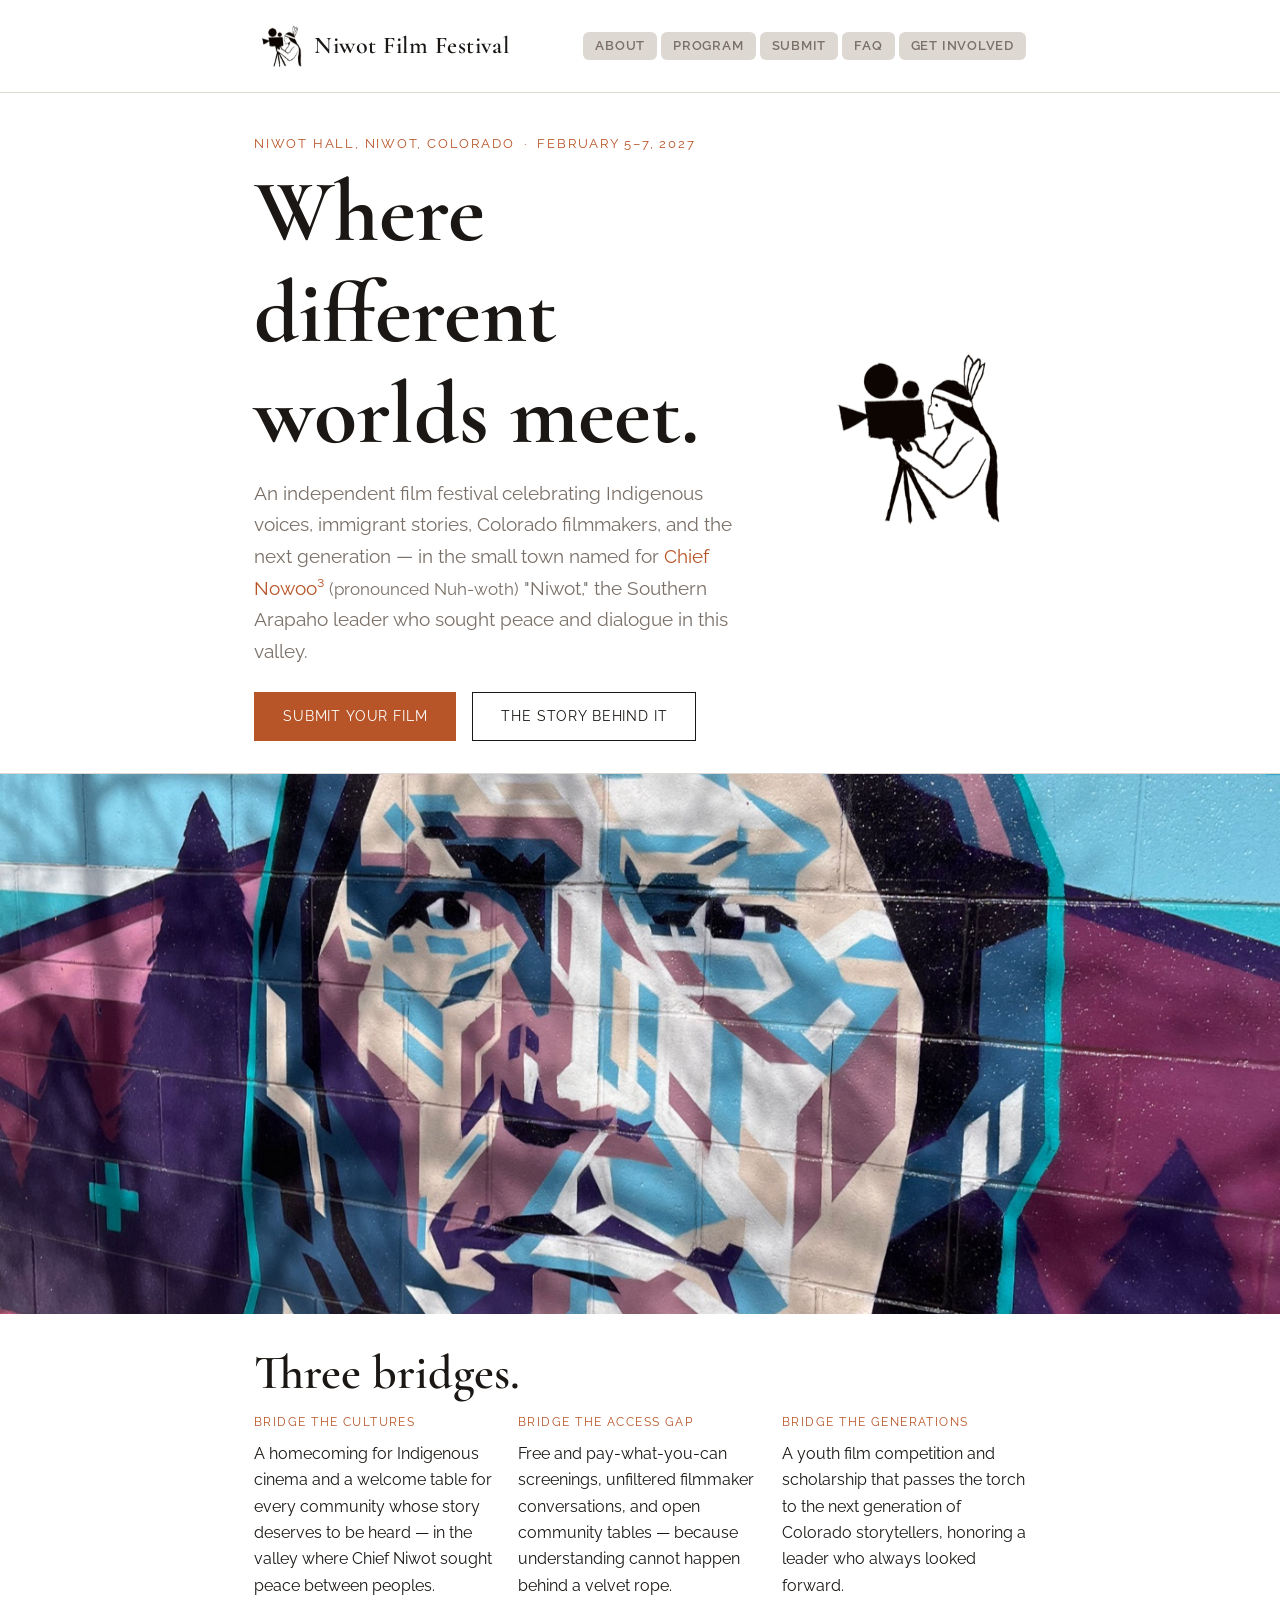
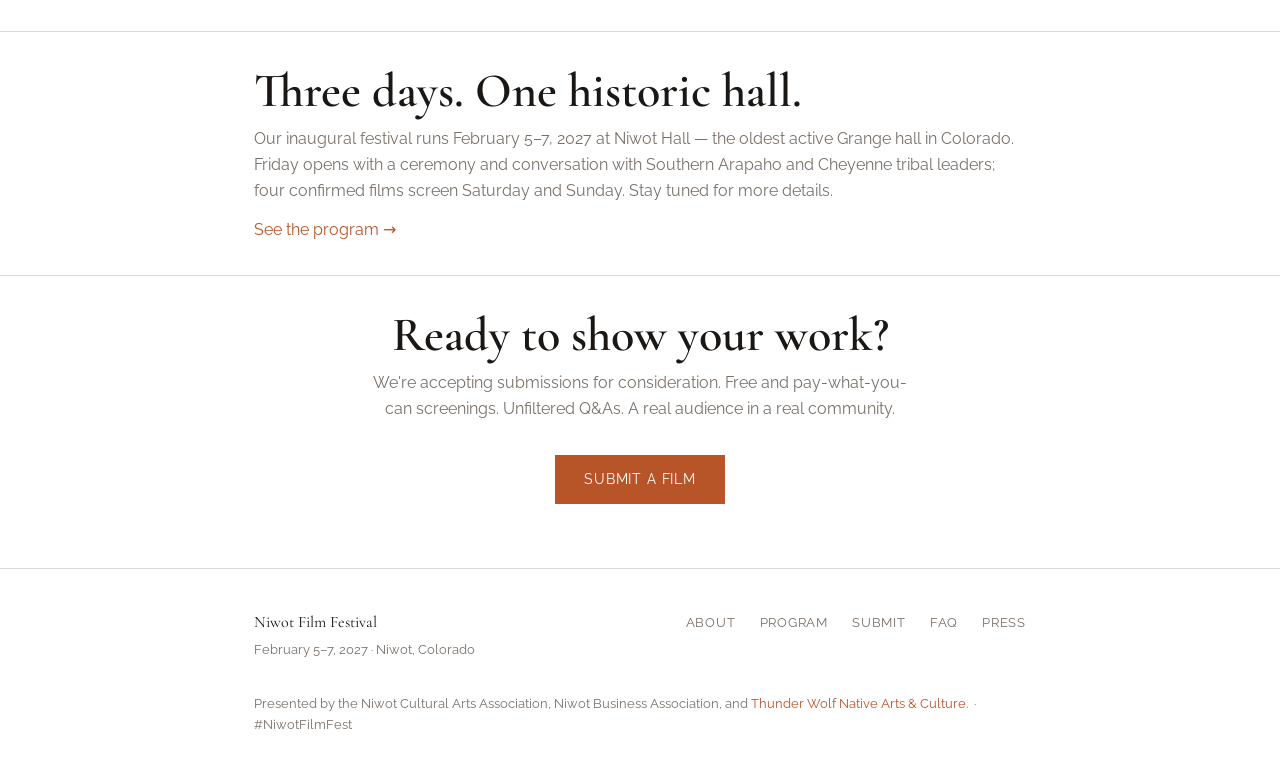
<file: index.html>
<!DOCTYPE html>
<html lang="en">
<head>
  <meta charset="UTF-8">
  <meta name="viewport" content="width=device-width, initial-scale=1.0">
  <title>Niwot Film Festival — February 5–7, 2027</title>
  <meta name="description" content="An independent film festival in Niwot, Colorado. February 5–7, 2027 at Niwot Hall. Opening ceremony with Southern Arapaho and Cheyenne tribal leaders, plus four confirmed films.">
  <meta property="og:title" content="Niwot Film Festival — February 5–7, 2027">
  <meta property="og:description" content="An independent film festival in Niwot, Colorado. Indigenous voices, immigrant stories, Colorado filmmakers, environmental cinema, and youth film.">
  <meta property="og:image" content="https://themyerman.github.io/niwot-film-fest/img/og-image.jpg">
  <meta property="og:url" content="https://themyerman.github.io/niwot-film-fest/">
  <meta property="og:type" content="website">
  <meta property="og:site_name" content="Niwot Film Festival">
  <meta name="twitter:card" content="summary_large_image">
  <link rel="preconnect" href="https://fonts.googleapis.com">
  <link rel="preconnect" href="https://fonts.gstatic.com" crossorigin>
  <link href="https://fonts.googleapis.com/css2?family=Cormorant+Garamond:ital,wght@0,600;0,700;1,400;1,600&family=Raleway:wght@400;500;600&display=swap" rel="stylesheet">
  <link rel="stylesheet" href="css/style.css">
  <!-- Google tag (gtag.js) -->
  <script async src="https://www.googletagmanager.com/gtag/js?id=G-EDT02HQK21"></script>
  <script>
    window.dataLayer = window.dataLayer || [];
    function gtag(){dataLayer.push(arguments);}
    gtag('js', new Date());
    gtag('config', 'G-EDT02HQK21');
  </script>
</head>
<body>

<nav>
  <div class="wrap">
    <a class="nav-brand" href="index.html"><img src="img/logo-nav.png" alt="" class="nav-logo">Niwot Film Festival</a>
    <button class="nav-toggle" aria-label="Open menu" aria-expanded="false"><span></span><span></span><span></span></button>
    <ul class="nav-links">
      <li><a href="about.html">About</a></li>
      <li><a href="program.html">Program</a></li>
      <li><a href="submit.html">Submit</a></li>
      <li><a href="faq.html">FAQ</a></li>
      <li><a href="involve.html">Get Involved</a></li>
    </ul>
  </div>
</nav>

<main>

  <section class="hero">
    <div class="wrap hero-wrap">
      <div class="hero-text">
        <p class="hero-eyebrow">Niwot Hall, Niwot, Colorado &nbsp;·&nbsp; February 5–7, 2027</p>
        <h1>Where different worlds meet.</h1>
        <p class="hero-sub">An independent film festival celebrating Indigenous voices, immigrant stories, Colorado filmmakers, and the next generation — in the small town named for <a href="about.html">Chief Nowoo³</a> <span class="pronunciation">(pronounced Nuh-woth)</span> "Niwot," the Southern Arapaho leader who sought peace and dialogue in this valley.</p>
        <div class="btn-group">
          <a href="submit.html" class="btn btn-fill">Submit Your Film</a>
          <a href="about.html" class="btn">The story behind it</a>
        </div>
      </div>
      <img src="img/logo-hero.png" alt="Niwot Film Festival — Indigenous filmmaker at a film camera" class="hero-logo">
    </div>
  </section>

  <img src="img/IMG_2234.jpg" alt="Geometric mural portrait of Chief Nowoo³ 'Niwot' on a building in Old Town Niwot, Colorado" class="img-banner">

  <section>
    <div class="wrap">
      <h2>Three bridges.</h2>
      <div class="pillars">
        <div>
          <p class="pillar-label">Bridge the Cultures</p>
          <p>A homecoming for Indigenous cinema and a welcome table for every community whose story deserves to be heard — in the valley where Chief Niwot sought peace between peoples.</p>
        </div>
        <div>
          <p class="pillar-label">Bridge the Access Gap</p>
          <p>Free and pay-what-you-can screenings, unfiltered filmmaker conversations, and open community tables — because understanding cannot happen behind a velvet rope.</p>
        </div>
        <div>
          <p class="pillar-label">Bridge the Generations</p>
          <p>A youth film competition and scholarship that passes the torch to the next generation of Colorado storytellers, honoring a leader who always looked forward.</p>
        </div>
      </div>
    </div>
  </section>

  <section>
    <div class="wrap">
      <h2>Three days. One historic hall.</h2>
      <p style="color:var(--muted);">Our inaugural festival runs February 5–7, 2027 at Niwot Hall — the oldest active Grange hall in Colorado. Friday opens with a ceremony and conversation with Southern Arapaho and Cheyenne tribal leaders; four confirmed films screen Saturday and Sunday. Stay tuned for more details.</p>
      <p style="margin-top:.75rem;"><a href="program.html">See the program →</a></p>
    </div>
  </section>

  <section>
    <div class="wrap" style="text-align:center; max-width:600px;">
      <h2>Ready to show your work?</h2>
      <p style="color:var(--muted); margin-bottom:2rem;">We're accepting submissions for consideration. Free and pay-what-you-can screenings. Unfiltered Q&amp;As. A real audience in a real community.</p>
      <a href="submit.html" class="btn btn-fill">Submit a Film</a>
    </div>
  </section>

</main>

<footer>
  <div class="wrap">
    <div class="footer-brand">
      Niwot Film Festival
      <span>February 5–7, 2027 · Niwot, Colorado</span>
    </div>
    <ul class="footer-links">
      <li><a href="about.html">About</a></li>
      <li><a href="program.html">Program</a></li>
      <li><a href="submit.html">Submit</a></li>
      <li><a href="faq.html">FAQ</a></li>
      <li><a href="press.html">Press</a></li>
    </ul>
    <p class="footer-copy">Presented by the Niwot Cultural Arts Association, Niwot Business Association, and <a href="https://www.thunderwolfnative.org">Thunder Wolf Native Arts &amp; Culture</a>. &nbsp;·&nbsp; #NiwotFilmFest</p>
  </div>
</footer>

<script src="js/nav.js"></script>
</body>
</html>
</file>
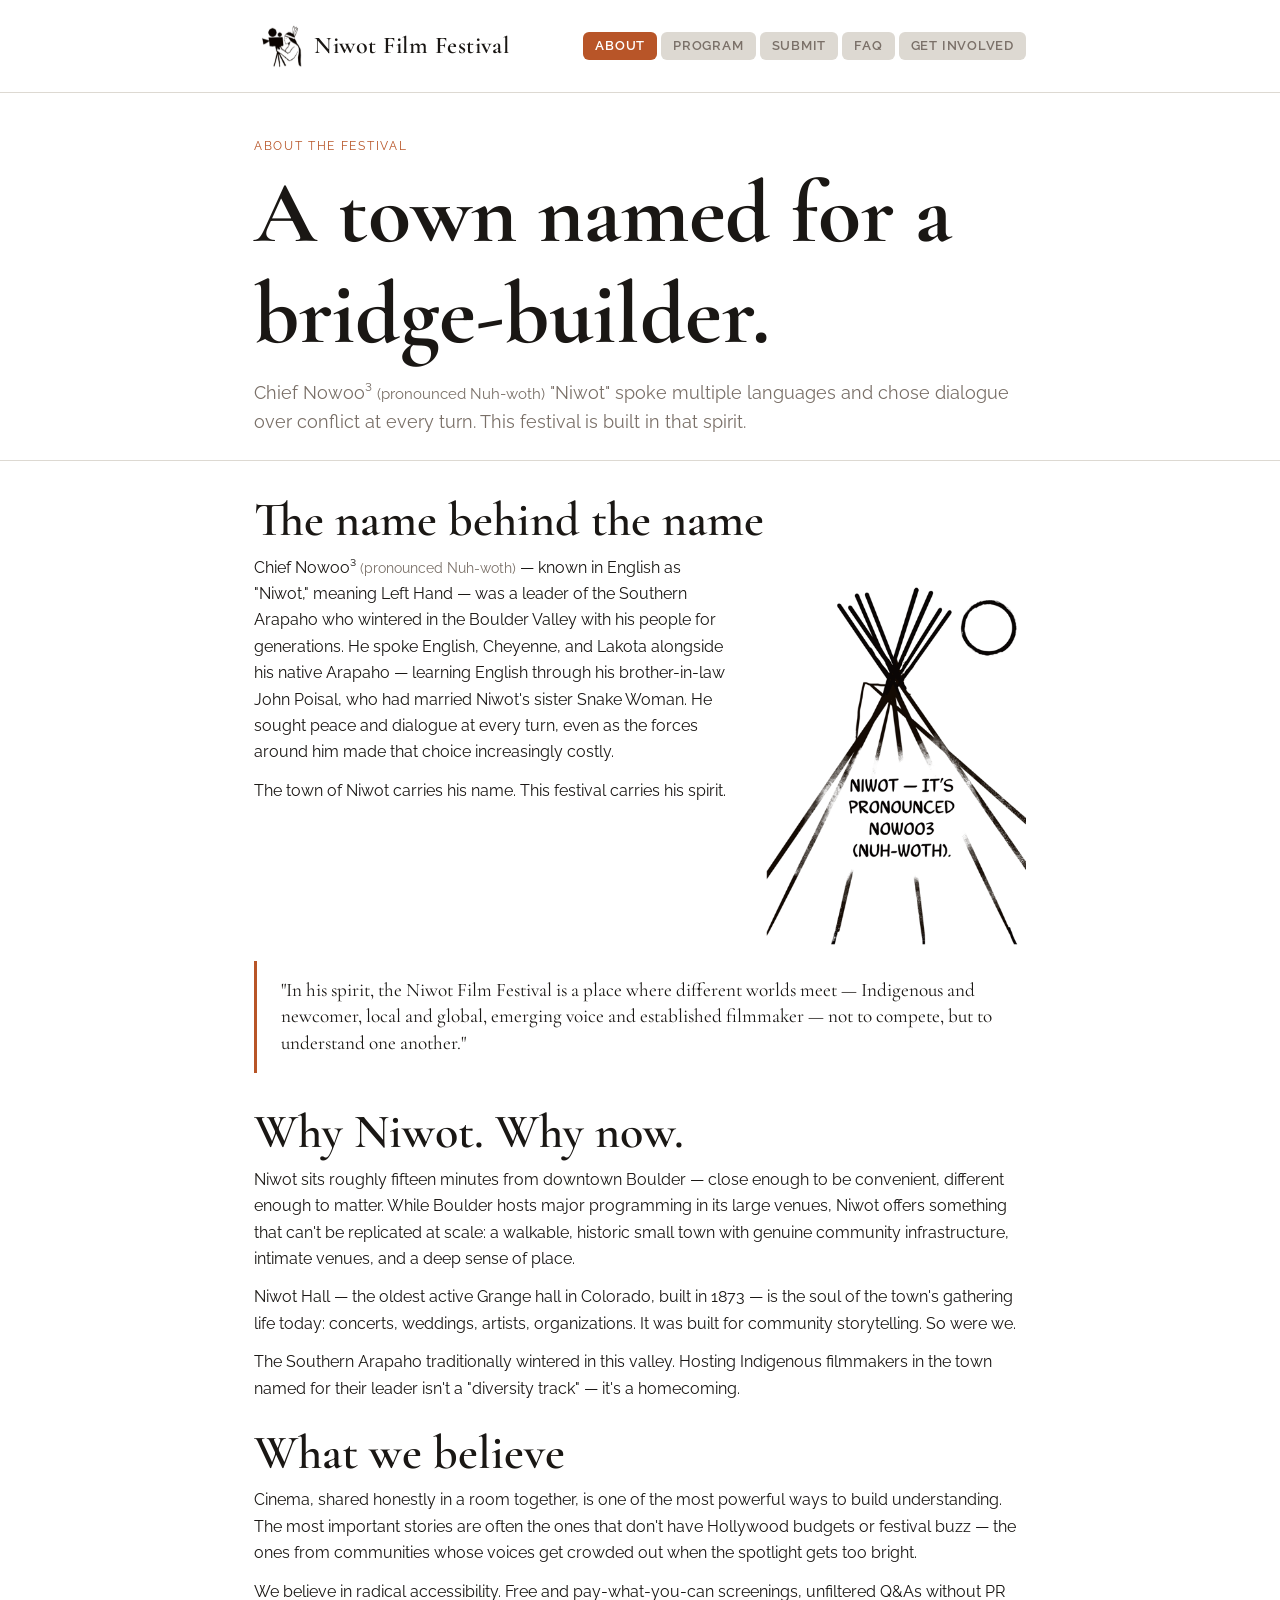
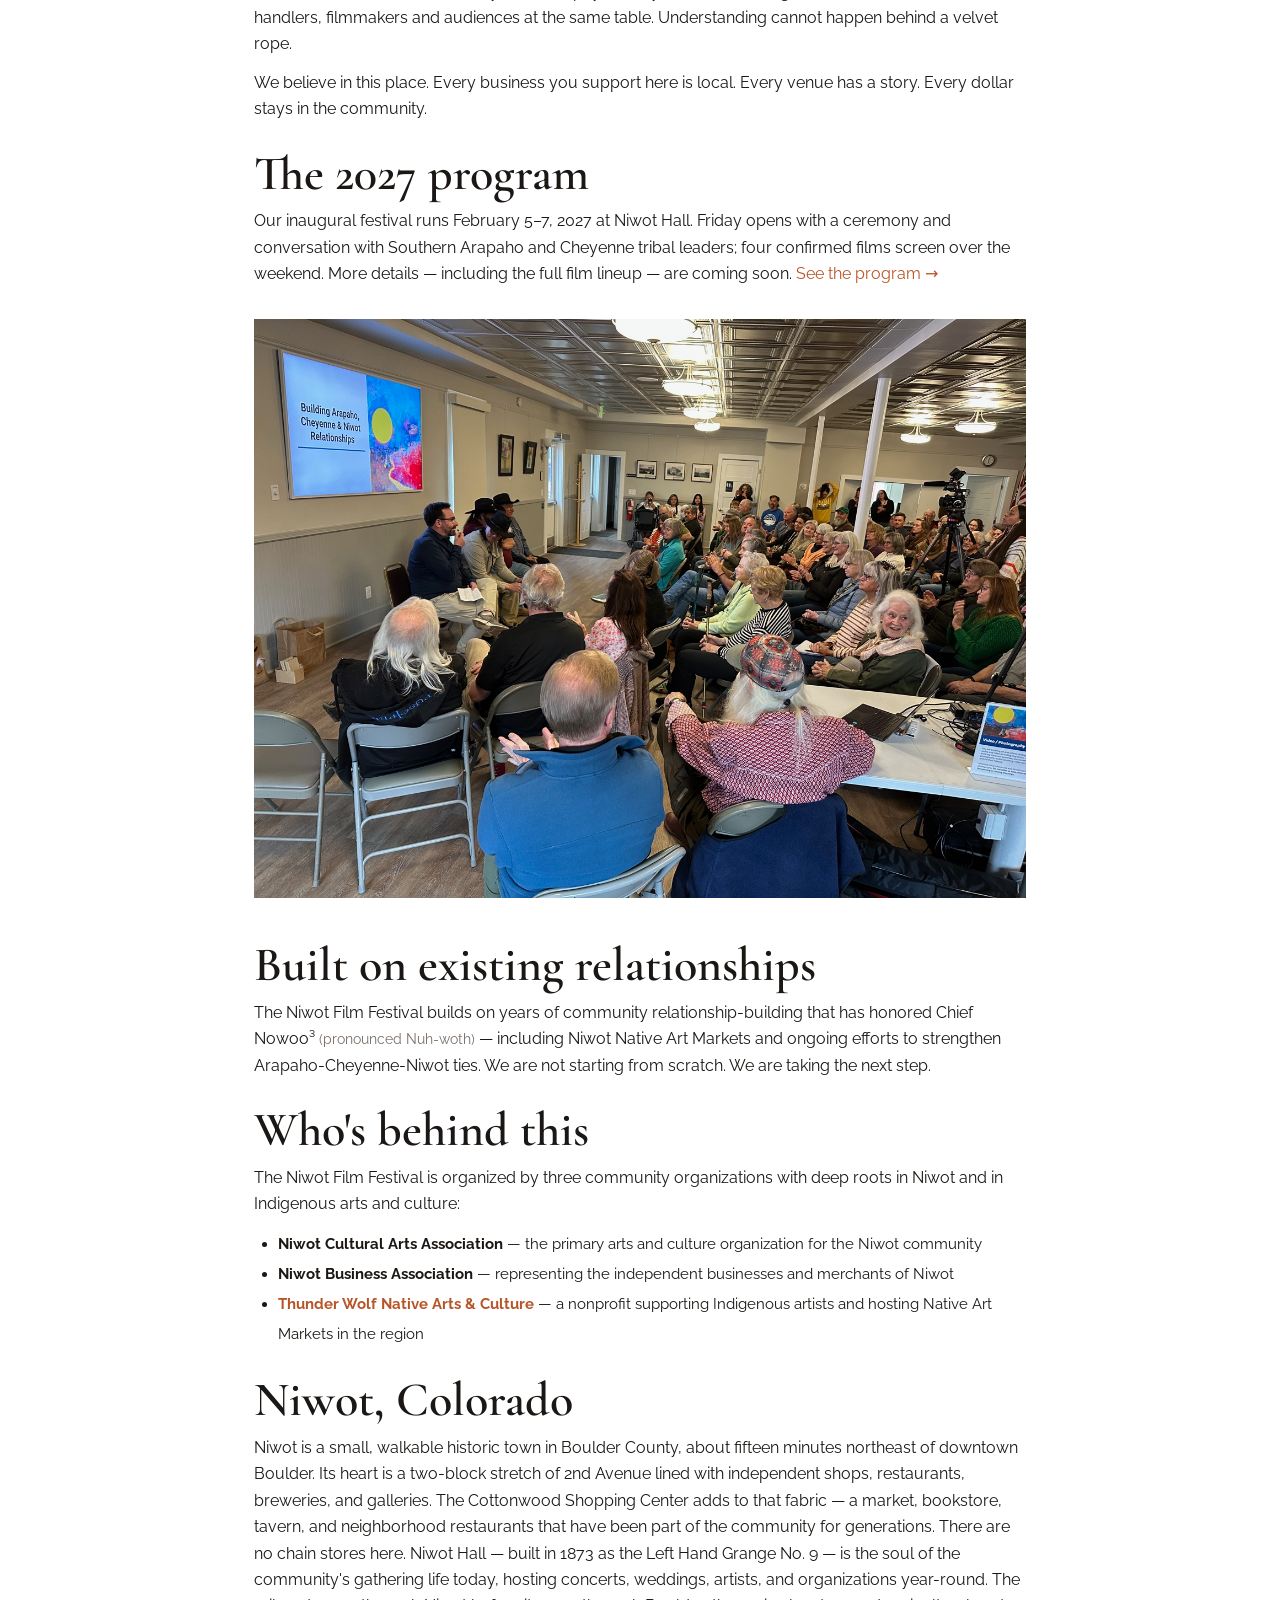
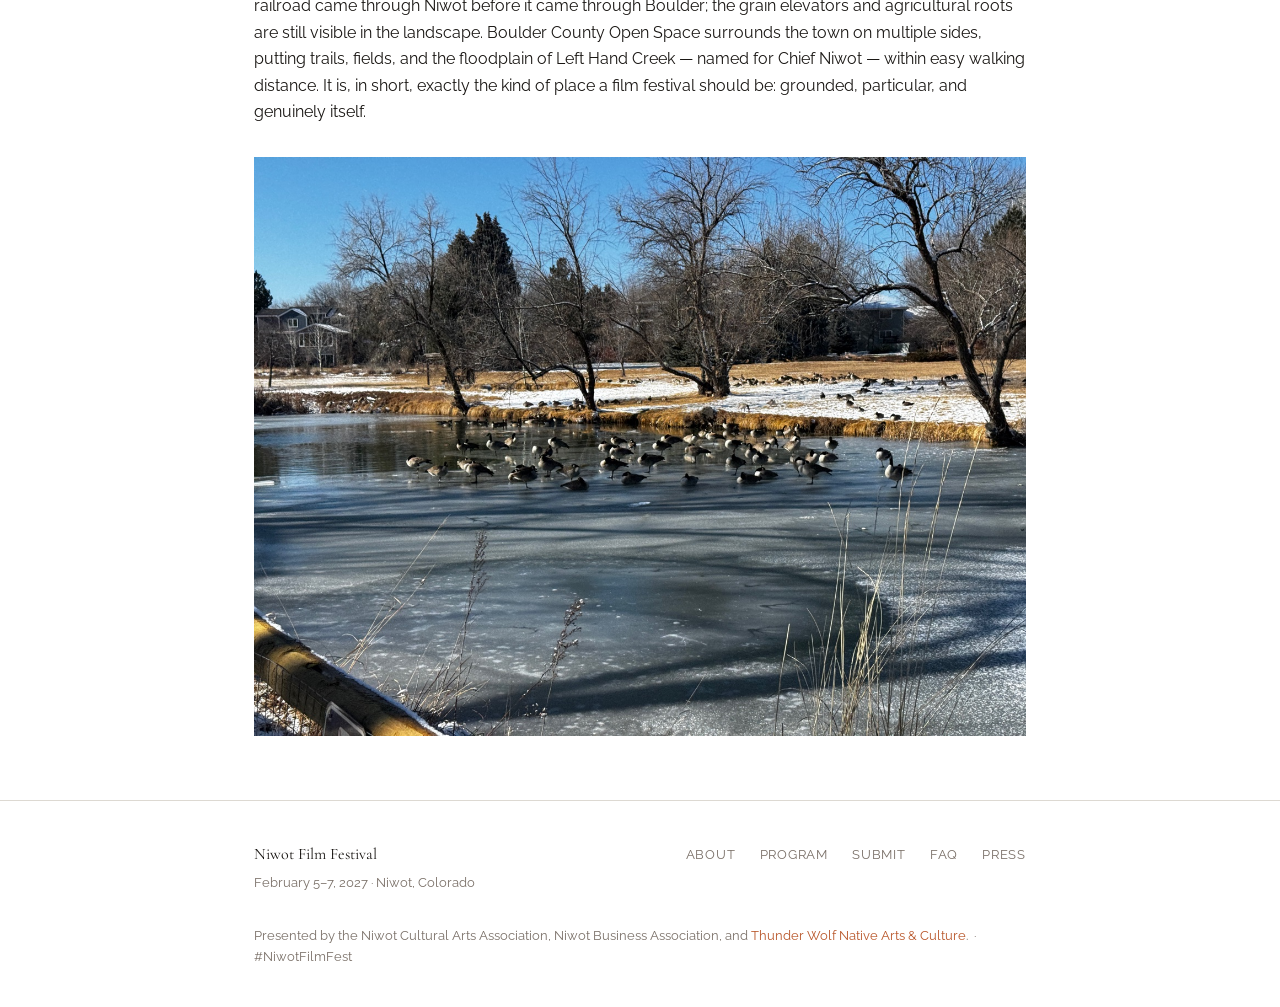
<file: about.html>
<!DOCTYPE html>
<html lang="en">
<head>
  <meta charset="UTF-8">
  <meta name="viewport" content="width=device-width, initial-scale=1.0">
  <title>About — Niwot Film Festival</title>
  <meta name="description" content="The story behind the Niwot Film Festival — Chief Niwot, the town, and why this festival exists.">
  <meta property="og:title" content="About — Niwot Film Festival">
  <meta property="og:description" content="Chief Nowoo³ 'Niwot' sought peace and dialogue at every turn. This festival is built in that spirit.">
  <meta property="og:image" content="https://themyerman.github.io/niwot-film-fest/img/og-image.jpg">
  <meta property="og:url" content="https://themyerman.github.io/niwot-film-fest/about.html">
  <meta property="og:type" content="website">
  <meta property="og:site_name" content="Niwot Film Festival">
  <meta name="twitter:card" content="summary_large_image">
  <link rel="preconnect" href="https://fonts.googleapis.com">
  <link rel="preconnect" href="https://fonts.gstatic.com" crossorigin>
  <link href="https://fonts.googleapis.com/css2?family=Cormorant+Garamond:ital,wght@0,600;0,700;1,400;1,600&family=Raleway:wght@400;500;600&display=swap" rel="stylesheet">
  <link rel="stylesheet" href="css/style.css">
  <!-- Google tag (gtag.js) -->
  <script async src="https://www.googletagmanager.com/gtag/js?id=G-EDT02HQK21"></script>
  <script>
    window.dataLayer = window.dataLayer || [];
    function gtag(){dataLayer.push(arguments);}
    gtag('js', new Date());
    gtag('config', 'G-EDT02HQK21');
  </script>
</head>
<body>

<nav>
  <div class="wrap">
    <a class="nav-brand" href="index.html"><img src="img/logo-nav.png" alt="" class="nav-logo">Niwot Film Festival</a>
    <button class="nav-toggle" aria-label="Open menu" aria-expanded="false"><span></span><span></span><span></span></button>
    <ul class="nav-links">
      <li><a href="about.html" class="active">About</a></li>
      <li><a href="program.html">Program</a></li>
      <li><a href="submit.html">Submit</a></li>
      <li><a href="faq.html">FAQ</a></li>
      <li><a href="involve.html">Get Involved</a></li>
    </ul>
  </div>
</nav>

<main>

  <div class="page-header">
    <div class="wrap">
      <p class="eyebrow">About the Festival</p>
      <h1>A town named for a bridge-builder.</h1>
      <p>Chief Nowoo³ <span class="pronunciation">(pronounced Nuh-woth)</span> "Niwot" spoke multiple languages and chose dialogue over conflict at every turn. This festival is built in that spirit.</p>
    </div>
  </div>

  <section>
    <div class="wrap">
      <div class="about-body">

        <h2>The name behind the name</h2>
        <img src="img/IMG_1055_sm.png" alt="Hand-drawn illustration of a tipi with text: 'Niwot – it's pronounced Nowoo³ (nuh-woth)'" class="img-float">
        <p>Chief Nowoo³ <span class="pronunciation">(pronounced Nuh-woth)</span> — known in English as "Niwot," meaning Left Hand — was a leader of the Southern Arapaho who wintered in the Boulder Valley with his people for generations. He spoke English, Cheyenne, and Lakota alongside his native Arapaho — learning English through his brother-in-law John Poisal, who had married Niwot's sister Snake Woman. He sought peace and dialogue at every turn, even as the forces around him made that choice increasingly costly.</p>
        <p>The town of Niwot carries his name. This festival carries his spirit.</p>

        <div class="pull-quote">
          "In his spirit, the Niwot Film Festival is a place where different worlds meet — Indigenous and newcomer, local and global, emerging voice and established filmmaker — not to compete, but to understand one another."
        </div>

        <h2>Why Niwot. Why now.</h2>
        <p>Niwot sits roughly fifteen minutes from downtown Boulder — close enough to be convenient, different enough to matter. While Boulder hosts major programming in its large venues, Niwot offers something that can't be replicated at scale: a walkable, historic small town with genuine community infrastructure, intimate venues, and a deep sense of place.</p>
        <p>Niwot Hall — the oldest active Grange hall in Colorado, built in 1873 — is the soul of the town's gathering life today: concerts, weddings, artists, organizations. It was built for community storytelling. So were we.</p>
        <p>The Southern Arapaho traditionally wintered in this valley. Hosting Indigenous filmmakers in the town named for their leader isn't a "diversity track" — it's a homecoming.</p>

        <h2>What we believe</h2>
        <p>Cinema, shared honestly in a room together, is one of the most powerful ways to build understanding. The most important stories are often the ones that don't have Hollywood budgets or festival buzz — the ones from communities whose voices get crowded out when the spotlight gets too bright.</p>
        <p>We believe in radical accessibility. Free and pay-what-you-can screenings, unfiltered Q&amp;As without PR handlers, filmmakers and audiences at the same table. Understanding cannot happen behind a velvet rope.</p>
        <p>We believe in this place. Every business you support here is local. Every venue has a story. Every dollar stays in the community.</p>

        <h2>The 2027 program</h2>
        <p>Our inaugural festival runs February 5–7, 2027 at Niwot Hall. Friday opens with a ceremony and conversation with Southern Arapaho and Cheyenne tribal leaders; four confirmed films screen over the weekend. More details — including the full film lineup — are coming soon. <a href="program.html">See the program →</a></p>

      </div>

      <img src="img/IMG_5849.jpg" alt="Packed community gathering at a presentation titled 'Building Arapaho, Cheyenne &amp; Niwot Relationships' in Niwot, Colorado" class="img-section">

      <div class="about-body" style="margin-top:2.5rem;">
        <h2 style="margin-top:0;">Built on existing relationships</h2>
        <p>The Niwot Film Festival builds on years of community relationship-building that has honored Chief Nowoo³ <span class="pronunciation">(pronounced Nuh-woth)</span> — including Niwot Native Art Markets and ongoing efforts to strengthen Arapaho-Cheyenne-Niwot ties. We are not starting from scratch. We are taking the next step.</p>

        <h2>Who's behind this</h2>
        <p>The Niwot Film Festival is organized by three community organizations with deep roots in Niwot and in Indigenous arts and culture:</p>
        <ul style="margin: .75rem 0 .75rem 1.5rem; line-height:2; font-size:.9375rem;">
          <li><strong>Niwot Cultural Arts Association</strong> — the primary arts and culture organization for the Niwot community</li>
          <li><strong>Niwot Business Association</strong> — representing the independent businesses and merchants of Niwot</li>
          <li><strong><a href="https://www.thunderwolfnative.org">Thunder Wolf Native Arts &amp; Culture</a></strong> — a nonprofit supporting Indigenous artists and hosting Native Art Markets in the region</li>
        </ul>

        <h2>Niwot, Colorado</h2>
        <p>Niwot is a small, walkable historic town in Boulder County, about fifteen minutes northeast of downtown Boulder. Its heart is a two-block stretch of 2nd Avenue lined with independent shops, restaurants, breweries, and galleries. The Cottonwood Shopping Center adds to that fabric — a market, bookstore, tavern, and neighborhood restaurants that have been part of the community for generations. There are no chain stores here. Niwot Hall — built in 1873 as the Left Hand Grange No. 9 — is the soul of the community's gathering life today, hosting concerts, weddings, artists, and organizations year-round. The railroad came through Niwot before it came through Boulder; the grain elevators and agricultural roots are still visible in the landscape. Boulder County Open Space surrounds the town on multiple sides, putting trails, fields, and the floodplain of Left Hand Creek — named for Chief Niwot — within easy walking distance. It is, in short, exactly the kind of place a film festival should be: grounded, particular, and genuinely itself.</p>

      </div>

      <img src="img/IMG_7697.jpg" alt="Winter landscape in Niwot, Colorado — a frozen pond with Canada geese, bare trees, and mountain views" class="img-section">

    </div>
  </section>

</main>

<footer>
  <div class="wrap">
    <div class="footer-brand">
      Niwot Film Festival
      <span>February 5–7, 2027 · Niwot, Colorado</span>
    </div>
    <ul class="footer-links">
      <li><a href="about.html">About</a></li>
      <li><a href="program.html">Program</a></li>
      <li><a href="submit.html">Submit</a></li>
      <li><a href="faq.html">FAQ</a></li>
      <li><a href="press.html">Press</a></li>
    </ul>
    <p class="footer-copy">Presented by the Niwot Cultural Arts Association, Niwot Business Association, and <a href="https://www.thunderwolfnative.org">Thunder Wolf Native Arts &amp; Culture</a>. &nbsp;·&nbsp; #NiwotFilmFest</p>
  </div>
</footer>

<script src="js/nav.js"></script>
</body>
</html>
</file>
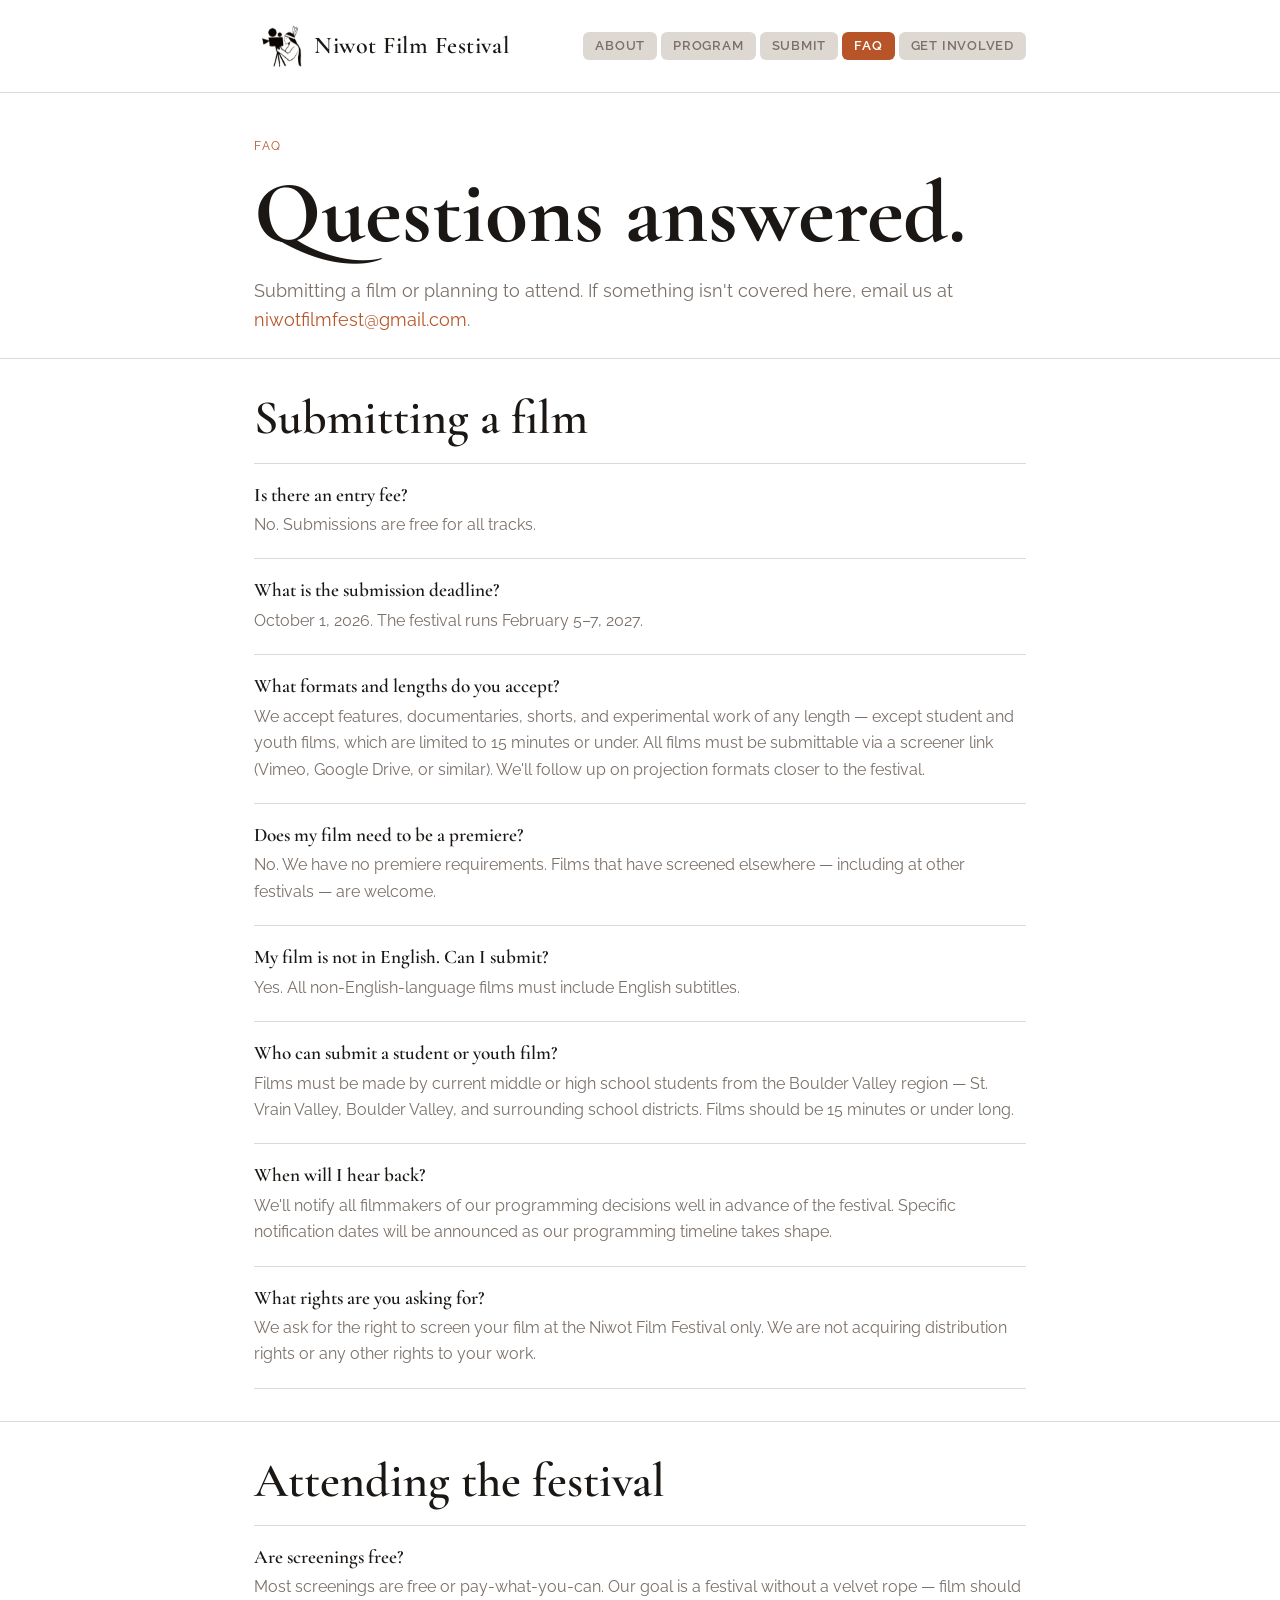
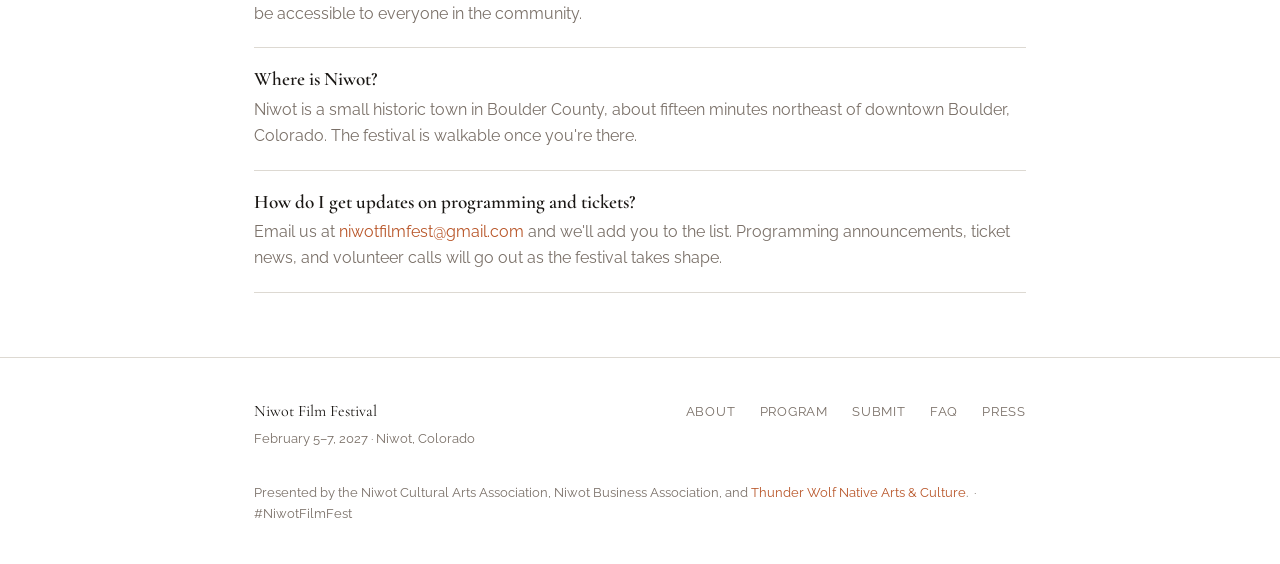
<file: faq.html>
<!DOCTYPE html>
<html lang="en">
<head>
  <meta charset="UTF-8">
  <meta name="viewport" content="width=device-width, initial-scale=1.0">
  <title>FAQ — Niwot Film Festival</title>
  <meta name="description" content="Frequently asked questions about submitting to and attending the Niwot Film Festival — February 5–7, 2027.">
  <meta property="og:title" content="FAQ — Niwot Film Festival">
  <meta property="og:description" content="Frequently asked questions about submitting to and attending the Niwot Film Festival — February 5–7, 2027.">
  <meta property="og:image" content="https://themyerman.github.io/niwot-film-fest/img/og-image.jpg">
  <meta property="og:url" content="https://themyerman.github.io/niwot-film-fest/faq.html">
  <meta property="og:type" content="website">
  <meta property="og:site_name" content="Niwot Film Festival">
  <meta name="twitter:card" content="summary_large_image">
  <link rel="preconnect" href="https://fonts.googleapis.com">
  <link rel="preconnect" href="https://fonts.gstatic.com" crossorigin>
  <link href="https://fonts.googleapis.com/css2?family=Cormorant+Garamond:ital,wght@0,600;0,700;1,400;1,600&family=Raleway:wght@400;500;600&display=swap" rel="stylesheet">
  <link rel="stylesheet" href="css/style.css">
  <!-- Google tag (gtag.js) -->
  <script async src="https://www.googletagmanager.com/gtag/js?id=G-EDT02HQK21"></script>
  <script>
    window.dataLayer = window.dataLayer || [];
    function gtag(){dataLayer.push(arguments);}
    gtag('js', new Date());
    gtag('config', 'G-EDT02HQK21');
  </script>
</head>
<body>

<nav>
  <div class="wrap">
    <a class="nav-brand" href="index.html"><img src="img/logo-nav.png" alt="" class="nav-logo">Niwot Film Festival</a>
    <button class="nav-toggle" aria-label="Open menu" aria-expanded="false"><span></span><span></span><span></span></button>
    <ul class="nav-links">
      <li><a href="about.html">About</a></li>
      <li><a href="program.html">Program</a></li>
      <li><a href="submit.html">Submit</a></li>
      <li><a href="faq.html" class="active">FAQ</a></li>
      <li><a href="involve.html">Get Involved</a></li>
    </ul>
  </div>
</nav>

<main>

  <div class="page-header">
    <div class="wrap">
      <p class="eyebrow">FAQ</p>
      <h1>Questions answered.</h1>
      <p>Submitting a film or planning to attend. If something isn't covered here, email us at <a href="mailto:niwotfilmfest@gmail.com">niwotfilmfest@gmail.com</a>.</p>
    </div>
  </div>

  <section>
    <div class="wrap">
      <h2>Submitting a film</h2>
      <div class="faq">

        <div class="faq-item">
          <h3>Is there an entry fee?</h3>
          <p>No. Submissions are free for all tracks.</p>
        </div>

        <div class="faq-item">
          <h3>What is the submission deadline?</h3>
          <p>October 1, 2026. The festival runs February 5–7, 2027.</p>
        </div>

        <div class="faq-item">
          <h3>What formats and lengths do you accept?</h3>
          <p>We accept features, documentaries, shorts, and experimental work of any length — except student and youth films, which are limited to 15 minutes or under. All films must be submittable via a screener link (Vimeo, Google Drive, or similar). We'll follow up on projection formats closer to the festival.</p>
        </div>

        <div class="faq-item">
          <h3>Does my film need to be a premiere?</h3>
          <p>No. We have no premiere requirements. Films that have screened elsewhere — including at other festivals — are welcome.</p>
        </div>

        <div class="faq-item">
          <h3>My film is not in English. Can I submit?</h3>
          <p>Yes. All non-English-language films must include English subtitles.</p>
        </div>

        <div class="faq-item">
          <h3>Who can submit a student or youth film?</h3>
          <p>Films must be made by current middle or high school students from the Boulder Valley region — St. Vrain Valley, Boulder Valley, and surrounding school districts. Films should be 15 minutes or under long.</p>
        </div>

        <div class="faq-item">
          <h3>When will I hear back?</h3>
          <p>We'll notify all filmmakers of our programming decisions well in advance of the festival. Specific notification dates will be announced as our programming timeline takes shape.</p>
        </div>

        <div class="faq-item">
          <h3>What rights are you asking for?</h3>
          <p>We ask for the right to screen your film at the Niwot Film Festival only. We are not acquiring distribution rights or any other rights to your work.</p>
        </div>

      </div>
    </div>
  </section>

  <section>
    <div class="wrap">
      <h2>Attending the festival</h2>
      <div class="faq">

        <div class="faq-item">
          <h3>Are screenings free?</h3>
          <p>Most screenings are free or pay-what-you-can. Our goal is a festival without a velvet rope — film should be accessible to everyone in the community.</p>
        </div>

        <div class="faq-item">
          <h3>Where is Niwot?</h3>
          <p>Niwot is a small historic town in Boulder County, about fifteen minutes northeast of downtown Boulder, Colorado. The festival is walkable once you're there.</p>
        </div>

        <div class="faq-item">
          <h3>How do I get updates on programming and tickets?</h3>
          <p>Email us at <a href="mailto:niwotfilmfest@gmail.com">niwotfilmfest@gmail.com</a> and we'll add you to the list. Programming announcements, ticket news, and volunteer calls will go out as the festival takes shape.</p>
        </div>

      </div>
    </div>
  </section>

</main>

<footer>
  <div class="wrap">
    <div class="footer-brand">
      Niwot Film Festival
      <span>February 5–7, 2027 · Niwot, Colorado</span>
    </div>
    <ul class="footer-links">
      <li><a href="about.html">About</a></li>
      <li><a href="program.html">Program</a></li>
      <li><a href="submit.html">Submit</a></li>
      <li><a href="faq.html">FAQ</a></li>
      <li><a href="press.html">Press</a></li>
    </ul>
    <p class="footer-copy">Presented by the Niwot Cultural Arts Association, Niwot Business Association, and <a href="https://www.thunderwolfnative.org">Thunder Wolf Native Arts &amp; Culture</a>. &nbsp;·&nbsp; #NiwotFilmFest</p>
  </div>
</footer>

<script src="js/nav.js"></script>
</body>
</html>
</file>
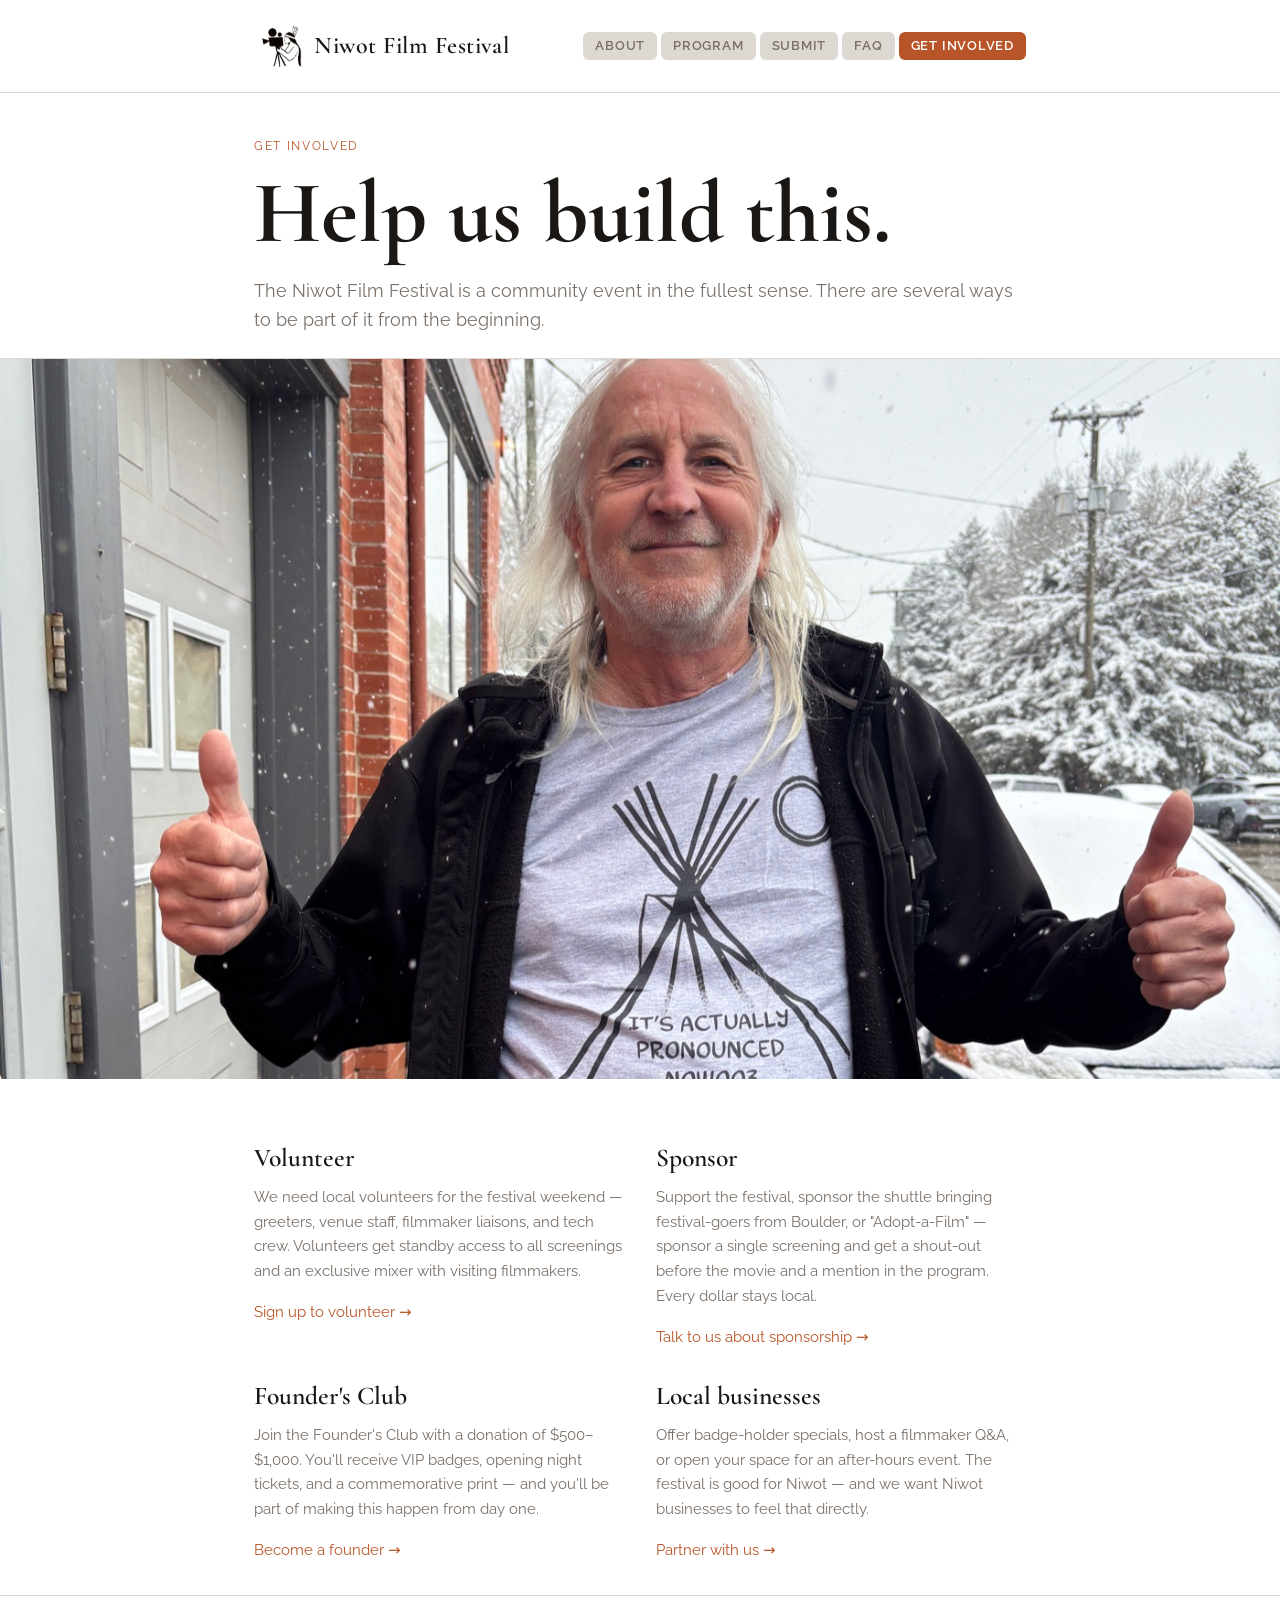
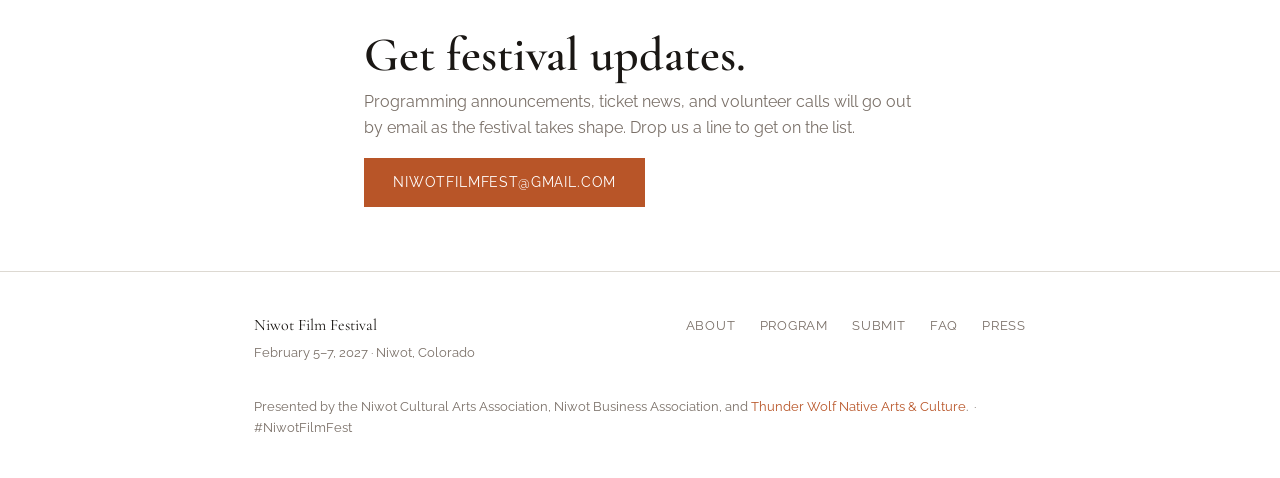
<file: involve.html>
<!DOCTYPE html>
<html lang="en">
<head>
  <meta charset="UTF-8">
  <meta name="viewport" content="width=device-width, initial-scale=1.0">
  <title>Get Involved — Niwot Film Festival</title>
  <meta name="description" content="Volunteer, sponsor, or become a founding supporter of the Niwot Film Festival — February 5–7, 2027.">
  <meta property="og:title" content="Get Involved — Niwot Film Festival">
  <meta property="og:description" content="Volunteer, sponsor, or become a founding supporter of the Niwot Film Festival — February 5–7, 2027, Niwot, Colorado.">
  <meta property="og:image" content="https://themyerman.github.io/niwot-film-fest/img/og-image.jpg">
  <meta property="og:url" content="https://themyerman.github.io/niwot-film-fest/involve.html">
  <meta property="og:type" content="website">
  <meta property="og:site_name" content="Niwot Film Festival">
  <meta name="twitter:card" content="summary_large_image">
  <link rel="preconnect" href="https://fonts.googleapis.com">
  <link rel="preconnect" href="https://fonts.gstatic.com" crossorigin>
  <link href="https://fonts.googleapis.com/css2?family=Cormorant+Garamond:ital,wght@0,600;0,700;1,400;1,600&family=Raleway:wght@400;500;600&display=swap" rel="stylesheet">
  <link rel="stylesheet" href="css/style.css">
  <!-- Google tag (gtag.js) -->
  <script async src="https://www.googletagmanager.com/gtag/js?id=G-EDT02HQK21"></script>
  <script>
    window.dataLayer = window.dataLayer || [];
    function gtag(){dataLayer.push(arguments);}
    gtag('js', new Date());
    gtag('config', 'G-EDT02HQK21');
  </script>
</head>
<body>

<nav>
  <div class="wrap">
    <a class="nav-brand" href="index.html"><img src="img/logo-nav.png" alt="" class="nav-logo">Niwot Film Festival</a>
    <button class="nav-toggle" aria-label="Open menu" aria-expanded="false"><span></span><span></span><span></span></button>
    <ul class="nav-links">
      <li><a href="about.html">About</a></li>
      <li><a href="program.html">Program</a></li>
      <li><a href="submit.html">Submit</a></li>
      <li><a href="faq.html">FAQ</a></li>
      <li><a href="involve.html" class="active">Get Involved</a></li>
    </ul>
  </div>
</nav>

<main>

  <div class="page-header">
    <div class="wrap">
      <p class="eyebrow">Get Involved</p>
      <h1>Help us build this.</h1>
      <p>The Niwot Film Festival is a community event in the fullest sense. There are several ways to be part of it from the beginning.</p>
    </div>
  </div>

  <img src="img/IMG_3666.jpg" alt="Community supporter wearing a Nowoo³ t-shirt outside Old Town Niwot in the snow" class="img-banner" style="max-height: 720px; object-position: 50% 25%;">

  <section>
    <div class="wrap">
      <div class="involve-grid">

        <div class="involve-block">
          <h3>Volunteer</h3>
          <p>We need local volunteers for the festival weekend — greeters, venue staff, filmmaker liaisons, and tech crew. Volunteers get standby access to all screenings and an exclusive mixer with visiting filmmakers.</p>
          <p style="margin-top:1rem;"><a href="mailto:niwotfilmfest@gmail.com">Sign up to volunteer →</a></p>
        </div>

        <div class="involve-block">
          <h3>Sponsor</h3>
          <p>Support the festival, sponsor the shuttle bringing festival-goers from Boulder, or "Adopt-a-Film" — sponsor a single screening and get a shout-out before the movie and a mention in the program. Every dollar stays local.</p>
          <p style="margin-top:1rem;"><a href="mailto:niwotfilmfest@gmail.com">Talk to us about sponsorship →</a></p>
        </div>

        <div class="involve-block">
          <h3>Founder's Club</h3>
          <p>Join the Founder's Club with a donation of $500–$1,000. You'll receive VIP badges, opening night tickets, and a commemorative print — and you'll be part of making this happen from day one.</p>
          <p style="margin-top:1rem;"><a href="mailto:niwotfilmfest@gmail.com">Become a founder →</a></p>
        </div>

        <div class="involve-block">
          <h3>Local businesses</h3>
          <p>Offer badge-holder specials, host a filmmaker Q&amp;A, or open your space for an after-hours event. The festival is good for Niwot — and we want Niwot businesses to feel that directly.</p>
          <p style="margin-top:1rem;"><a href="mailto:niwotfilmfest@gmail.com">Partner with us →</a></p>
        </div>

      </div>
    </div>
  </section>

  <section>
    <div class="wrap" style="max-width:600px;">
      <h2>Get festival updates.</h2>
      <p style="color:var(--muted);">Programming announcements, ticket news, and volunteer calls will go out by email as the festival takes shape. Drop us a line to get on the list.</p>
      <p style="margin-top:1rem;"><a href="mailto:niwotfilmfest@gmail.com" class="btn btn-fill">niwotfilmfest@gmail.com</a></p>
    </div>
  </section>

</main>

<footer>
  <div class="wrap">
    <div class="footer-brand">
      Niwot Film Festival
      <span>February 5–7, 2027 · Niwot, Colorado</span>
    </div>
    <ul class="footer-links">
      <li><a href="about.html">About</a></li>
      <li><a href="program.html">Program</a></li>
      <li><a href="submit.html">Submit</a></li>
      <li><a href="faq.html">FAQ</a></li>
      <li><a href="press.html">Press</a></li>
    </ul>
    <p class="footer-copy">Presented by the Niwot Cultural Arts Association, Niwot Business Association, and <a href="https://www.thunderwolfnative.org">Thunder Wolf Native Arts &amp; Culture</a>. &nbsp;·&nbsp; #NiwotFilmFest</p>
  </div>
</footer>

<script src="js/nav.js"></script>
</body>
</html>
</file>
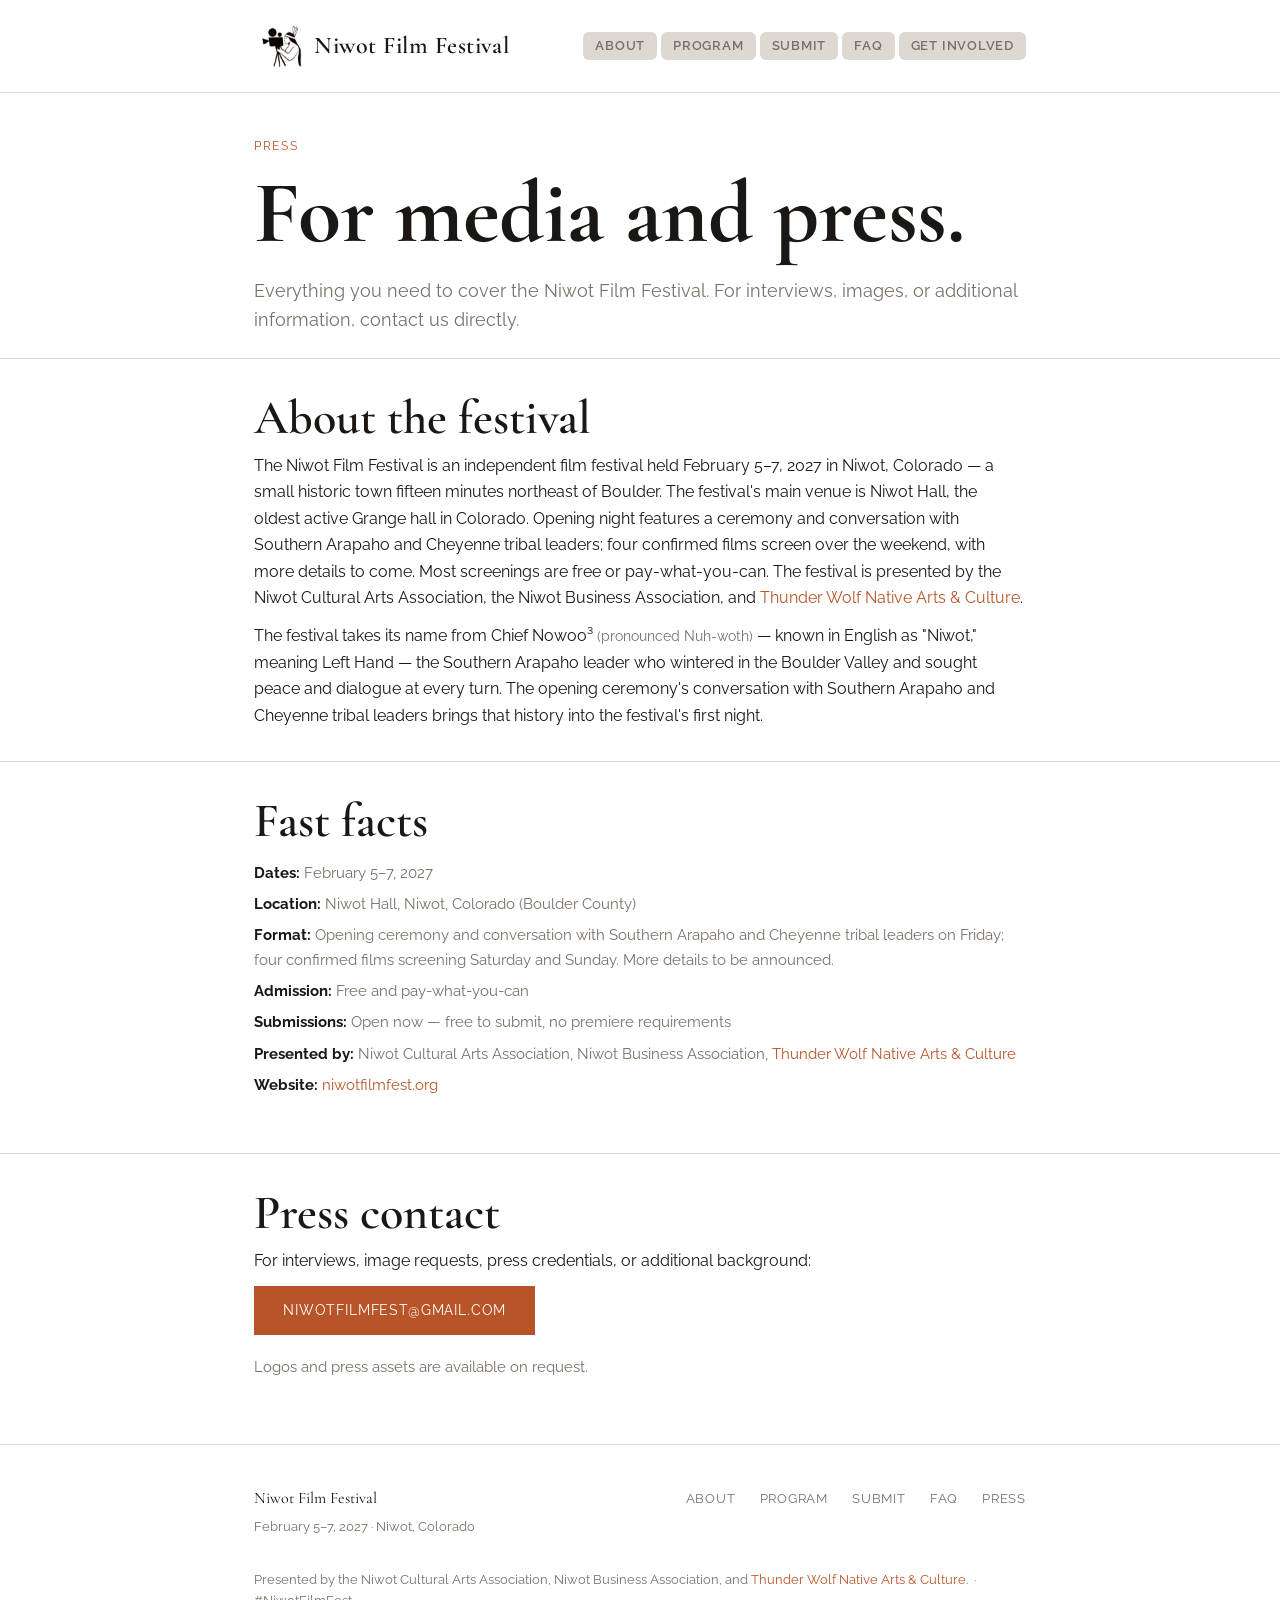
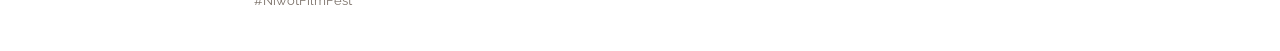
<file: press.html>
<!DOCTYPE html>
<html lang="en">
<head>
  <meta charset="UTF-8">
  <meta name="viewport" content="width=device-width, initial-scale=1.0">
  <title>Press — Niwot Film Festival</title>
  <meta name="description" content="Press information for the Niwot Film Festival — February 5–7, 2027, Niwot, Colorado.">
  <meta property="og:title" content="Press — Niwot Film Festival">
  <meta property="og:description" content="Press information for the Niwot Film Festival — February 5–7, 2027, Niwot, Colorado.">
  <meta property="og:image" content="https://themyerman.github.io/niwot-film-fest/img/og-image.jpg">
  <meta property="og:url" content="https://themyerman.github.io/niwot-film-fest/press.html">
  <meta property="og:type" content="website">
  <meta property="og:site_name" content="Niwot Film Festival">
  <meta name="twitter:card" content="summary_large_image">
  <link rel="preconnect" href="https://fonts.googleapis.com">
  <link rel="preconnect" href="https://fonts.gstatic.com" crossorigin>
  <link href="https://fonts.googleapis.com/css2?family=Cormorant+Garamond:ital,wght@0,600;0,700;1,400;1,600&family=Raleway:wght@400;500;600&display=swap" rel="stylesheet">
  <link rel="stylesheet" href="css/style.css">
  <!-- Google tag (gtag.js) -->
  <script async src="https://www.googletagmanager.com/gtag/js?id=G-EDT02HQK21"></script>
  <script>
    window.dataLayer = window.dataLayer || [];
    function gtag(){dataLayer.push(arguments);}
    gtag('js', new Date());
    gtag('config', 'G-EDT02HQK21');
  </script>
</head>
<body>

<nav>
  <div class="wrap">
    <a class="nav-brand" href="index.html"><img src="img/logo-nav.png" alt="" class="nav-logo">Niwot Film Festival</a>
    <button class="nav-toggle" aria-label="Open menu" aria-expanded="false"><span></span><span></span><span></span></button>
    <ul class="nav-links">
      <li><a href="about.html">About</a></li>
      <li><a href="program.html">Program</a></li>
      <li><a href="submit.html">Submit</a></li>
      <li><a href="faq.html">FAQ</a></li>
      <li><a href="involve.html">Get Involved</a></li>
    </ul>
  </div>
</nav>

<main>

  <div class="page-header">
    <div class="wrap">
      <p class="eyebrow">Press</p>
      <h1>For media and press.</h1>
      <p>Everything you need to cover the Niwot Film Festival. For interviews, images, or additional information, contact us directly.</p>
    </div>
  </div>

  <section>
    <div class="wrap">
      <h2>About the festival</h2>
      <p>The Niwot Film Festival is an independent film festival held February 5–7, 2027 in Niwot, Colorado — a small historic town fifteen minutes northeast of Boulder. The festival's main venue is Niwot Hall, the oldest active Grange hall in Colorado. Opening night features a ceremony and conversation with Southern Arapaho and Cheyenne tribal leaders; four confirmed films screen over the weekend, with more details to come. Most screenings are free or pay-what-you-can. The festival is presented by the Niwot Cultural Arts Association, the Niwot Business Association, and <a href="https://www.thunderwolfnative.org">Thunder Wolf Native Arts &amp; Culture</a>.</p>
      <p>The festival takes its name from Chief Nowoo³ <span class="pronunciation">(pronounced Nuh-woth)</span> — known in English as "Niwot," meaning Left Hand — the Southern Arapaho leader who wintered in the Boulder Valley and sought peace and dialogue at every turn. The opening ceremony's conversation with Southern Arapaho and Cheyenne tribal leaders brings that history into the festival's first night.</p>
    </div>
  </section>

  <section>
    <div class="wrap">
      <h2>Fast facts</h2>
      <ul class="press-facts">
        <li><strong>Dates:</strong> February 5–7, 2027</li>
        <li><strong>Location:</strong> Niwot Hall, Niwot, Colorado (Boulder County)</li>
        <li><strong>Format:</strong> Opening ceremony and conversation with Southern Arapaho and Cheyenne tribal leaders on Friday; four confirmed films screening Saturday and Sunday. More details to be announced.</li>
        <li><strong>Admission:</strong> Free and pay-what-you-can</li>
        <li><strong>Submissions:</strong> Open now — free to submit, no premiere requirements</li>
        <li><strong>Presented by:</strong> Niwot Cultural Arts Association, Niwot Business Association, <a href="https://www.thunderwolfnative.org">Thunder Wolf Native Arts &amp; Culture</a></li>
        <li><strong>Website:</strong> <a href="https://themyerman.github.io/niwot-film-fest/">niwotfilmfest.org</a></li>
      </ul>
    </div>
  </section>

  <section>
    <div class="wrap">
      <h2>Press contact</h2>
      <p>For interviews, image requests, press credentials, or additional background:</p>
      <p style="margin-top:.75rem;"><a href="mailto:niwotfilmfest@gmail.com" class="btn btn-fill">niwotfilmfest@gmail.com</a></p>
      <p style="margin-top:1.25rem; color:var(--muted); font-size:.9375rem;">Logos and press assets are available on request.</p>
    </div>
  </section>

</main>

<footer>
  <div class="wrap">
    <div class="footer-brand">
      Niwot Film Festival
      <span>February 5–7, 2027 · Niwot, Colorado</span>
    </div>
    <ul class="footer-links">
      <li><a href="about.html">About</a></li>
      <li><a href="program.html">Program</a></li>
      <li><a href="submit.html">Submit</a></li>
      <li><a href="faq.html">FAQ</a></li>
      <li><a href="press.html">Press</a></li>
    </ul>
    <p class="footer-copy">Presented by the Niwot Cultural Arts Association, Niwot Business Association, and <a href="https://www.thunderwolfnative.org">Thunder Wolf Native Arts &amp; Culture</a>. &nbsp;·&nbsp; #NiwotFilmFest</p>
  </div>
</footer>

<script src="js/nav.js"></script>
</body>
</html>
</file>
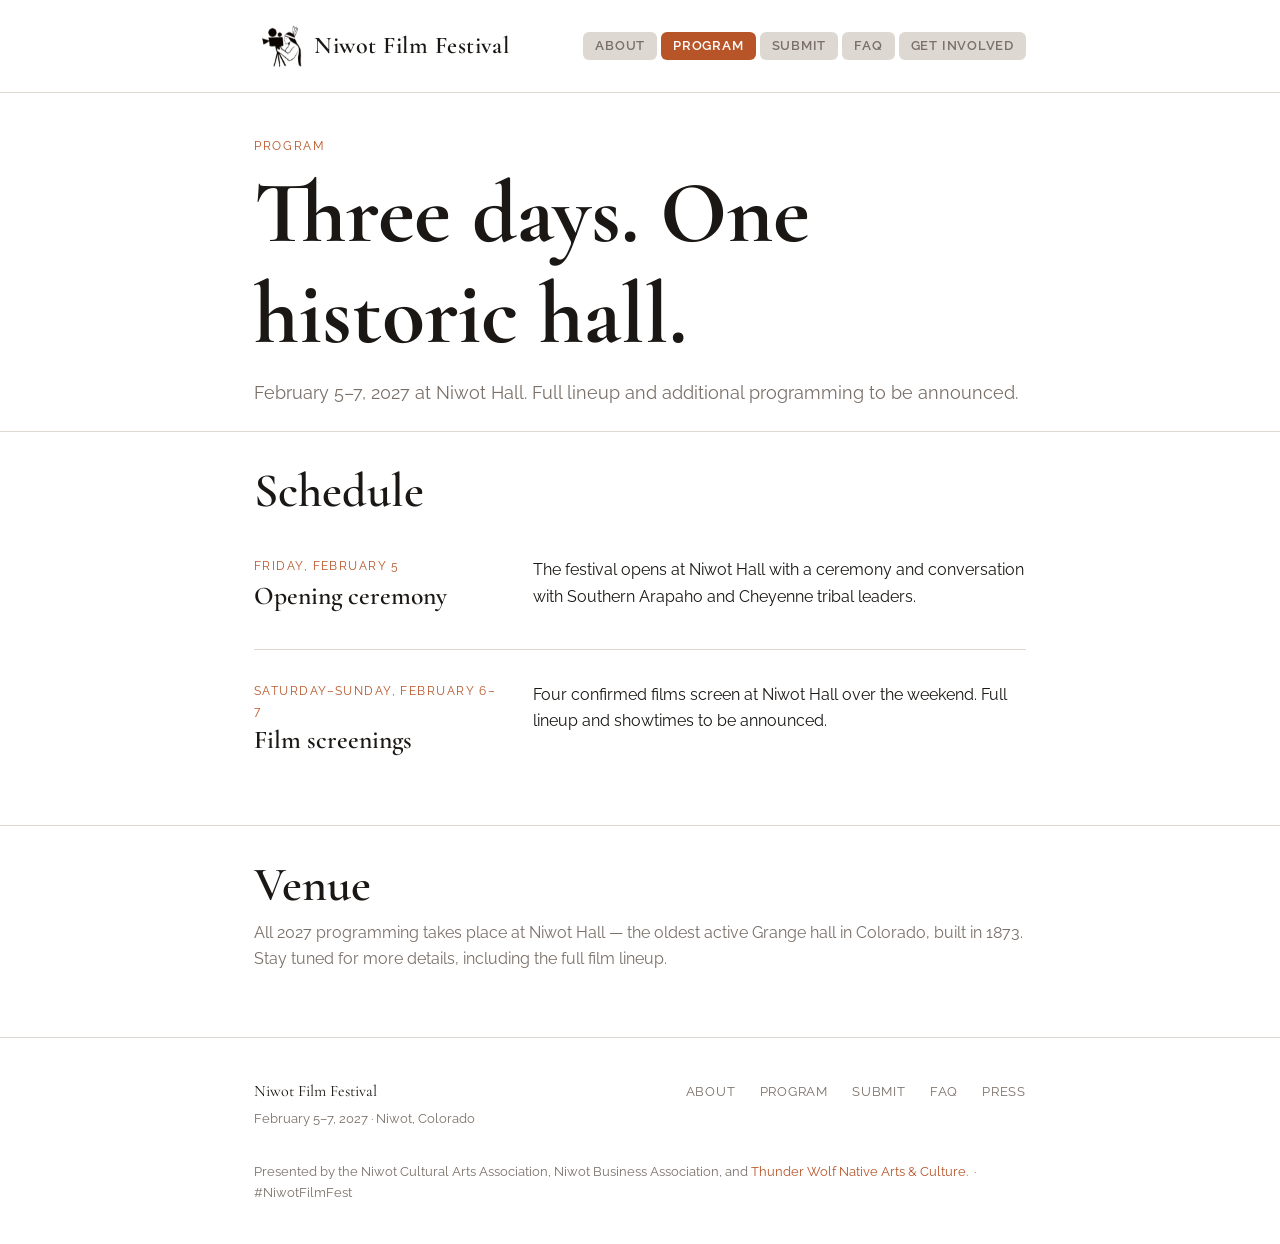
<file: program.html>
<!DOCTYPE html>
<html lang="en">
<head>
  <meta charset="UTF-8">
  <meta name="viewport" content="width=device-width, initial-scale=1.0">
  <title>Program — Niwot Film Festival</title>
  <meta name="description" content="February 5–7, 2027 at Niwot Hall. Opening ceremony with Southern Arapaho and Cheyenne tribal leaders, plus four confirmed films. The Niwot Film Festival program.">
  <meta property="og:title" content="Program — Niwot Film Festival">
  <meta property="og:description" content="February 5–7, 2027 at Niwot Hall. Opening ceremony with Southern Arapaho and Cheyenne tribal leaders, plus four confirmed films.">
  <meta property="og:image" content="https://themyerman.github.io/niwot-film-fest/img/og-image.jpg">
  <meta property="og:url" content="https://themyerman.github.io/niwot-film-fest/program.html">
  <meta property="og:type" content="website">
  <meta property="og:site_name" content="Niwot Film Festival">
  <meta name="twitter:card" content="summary_large_image">
  <link rel="preconnect" href="https://fonts.googleapis.com">
  <link rel="preconnect" href="https://fonts.gstatic.com" crossorigin>
  <link href="https://fonts.googleapis.com/css2?family=Cormorant+Garamond:ital,wght@0,600;0,700;1,400;1,600&family=Raleway:wght@400;500;600&display=swap" rel="stylesheet">
  <link rel="stylesheet" href="css/style.css">
  <!-- Google tag (gtag.js) -->
  <script async src="https://www.googletagmanager.com/gtag/js?id=G-EDT02HQK21"></script>
  <script>
    window.dataLayer = window.dataLayer || [];
    function gtag(){dataLayer.push(arguments);}
    gtag('js', new Date());
    gtag('config', 'G-EDT02HQK21');
  </script>
</head>
<body>

<nav>
  <div class="wrap">
    <a class="nav-brand" href="index.html"><img src="img/logo-nav.png" alt="" class="nav-logo">Niwot Film Festival</a>
    <button class="nav-toggle" aria-label="Open menu" aria-expanded="false"><span></span><span></span><span></span></button>
    <ul class="nav-links">
      <li><a href="about.html">About</a></li>
      <li><a href="program.html" class="active">Program</a></li>
      <li><a href="submit.html">Submit</a></li>
      <li><a href="faq.html">FAQ</a></li>
      <li><a href="involve.html">Get Involved</a></li>
    </ul>
  </div>
</nav>

<main>

  <div class="page-header">
    <div class="wrap">
      <p class="eyebrow">Program</p>
      <h1>Three days. One historic hall.</h1>
      <p>February 5–7, 2027 at Niwot Hall. Full lineup and additional programming to be announced.</p>
    </div>
  </div>

  <section>
    <div class="wrap">
      <h2>Schedule</h2>

      <div class="track">
        <div>
          <p class="track-label">Friday, February 5</p>
          <h3>Opening ceremony</h3>
        </div>
        <div>
          <p>The festival opens at Niwot Hall with a ceremony and conversation with Southern Arapaho and Cheyenne tribal leaders.</p>
        </div>
      </div>

      <div class="track">
        <div>
          <p class="track-label">Saturday–Sunday, February 6–7</p>
          <h3>Film screenings</h3>
        </div>
        <div>
          <p>Four confirmed films screen at Niwot Hall over the weekend. Full lineup and showtimes to be announced.</p>
        </div>
      </div>

    </div>
  </section>

  <section>
    <div class="wrap">
      <h2>Venue</h2>
      <p style="color:var(--muted);">All 2027 programming takes place at Niwot Hall — the oldest active Grange hall in Colorado, built in 1873. Stay tuned for more details, including the full film lineup.</p>
    </div>
  </section>

</main>

<footer>
  <div class="wrap">
    <div class="footer-brand">
      Niwot Film Festival
      <span>February 5–7, 2027 · Niwot, Colorado</span>
    </div>
    <ul class="footer-links">
      <li><a href="about.html">About</a></li>
      <li><a href="program.html">Program</a></li>
      <li><a href="submit.html">Submit</a></li>
      <li><a href="faq.html">FAQ</a></li>
      <li><a href="press.html">Press</a></li>
    </ul>
    <p class="footer-copy">Presented by the Niwot Cultural Arts Association, Niwot Business Association, and <a href="https://www.thunderwolfnative.org">Thunder Wolf Native Arts &amp; Culture</a>. &nbsp;·&nbsp; #NiwotFilmFest</p>
  </div>
</footer>

<script src="js/nav.js"></script>
</body>
</html>
</file>
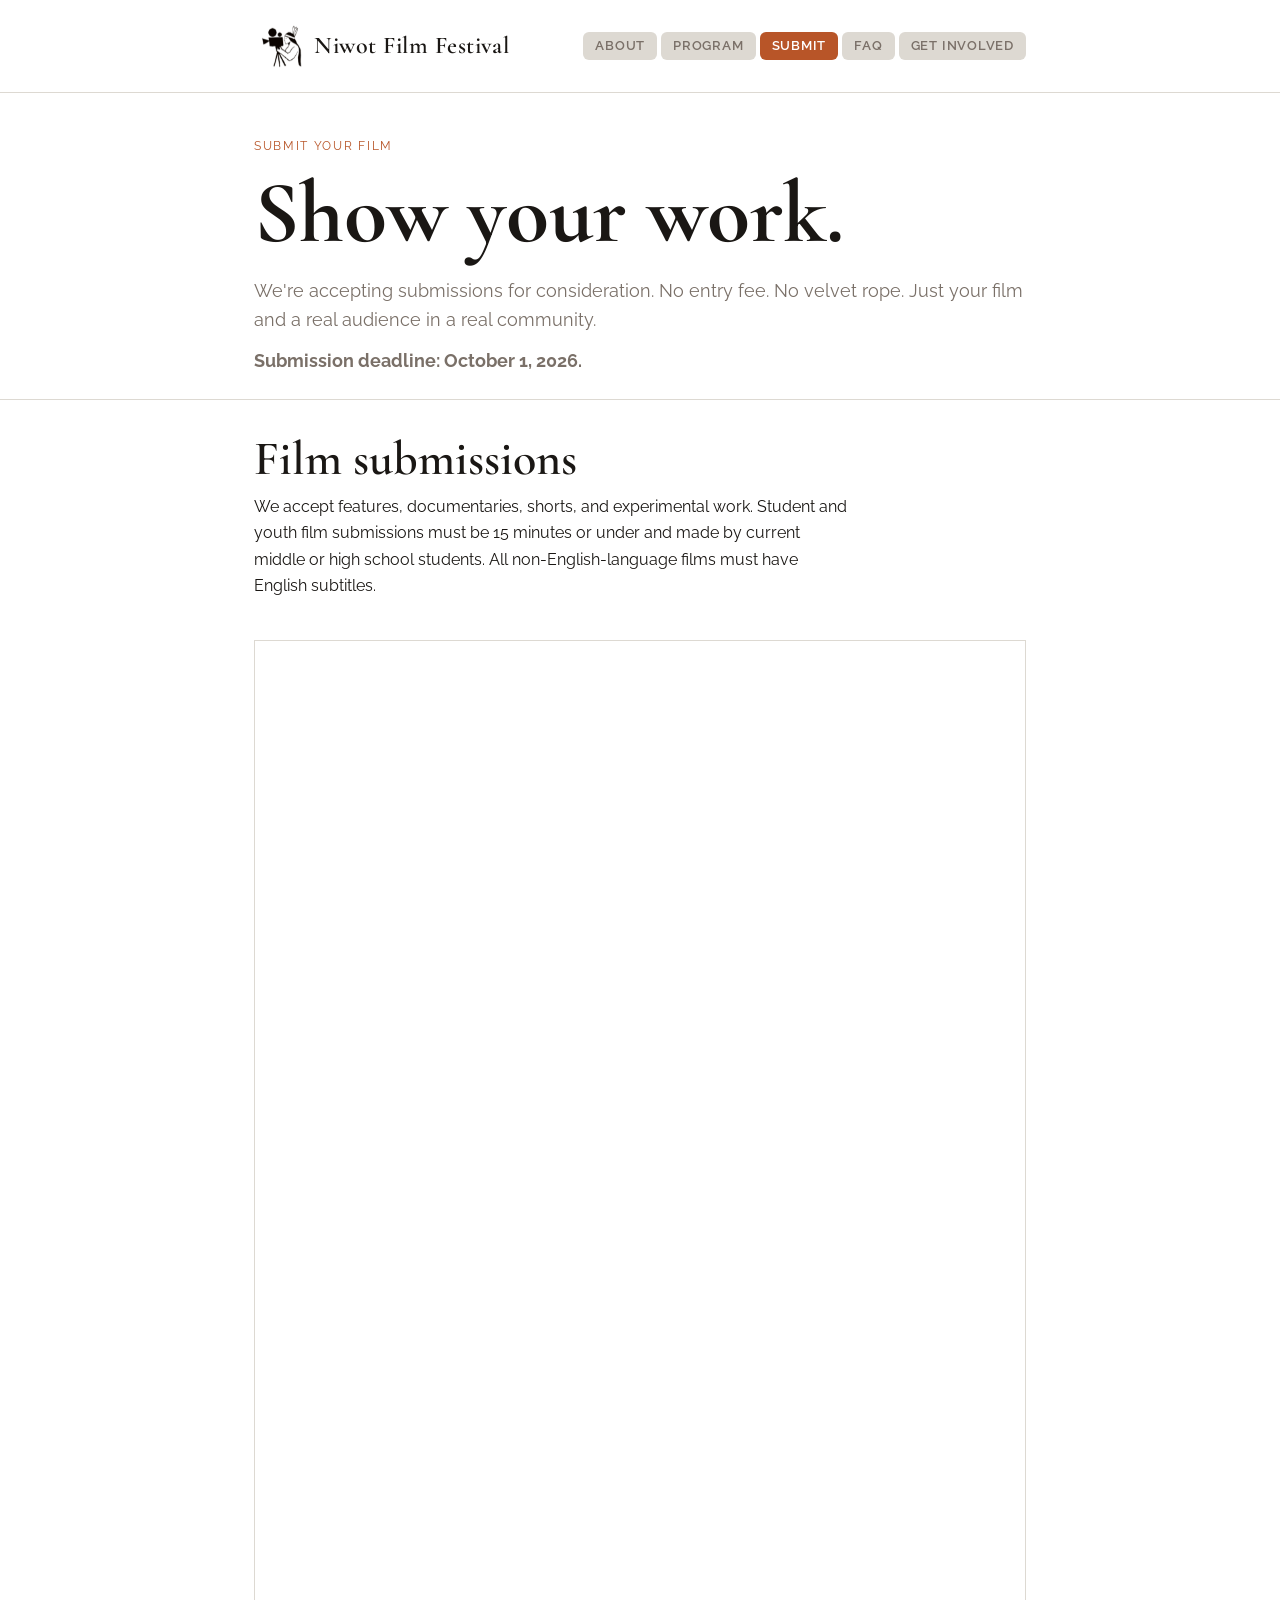
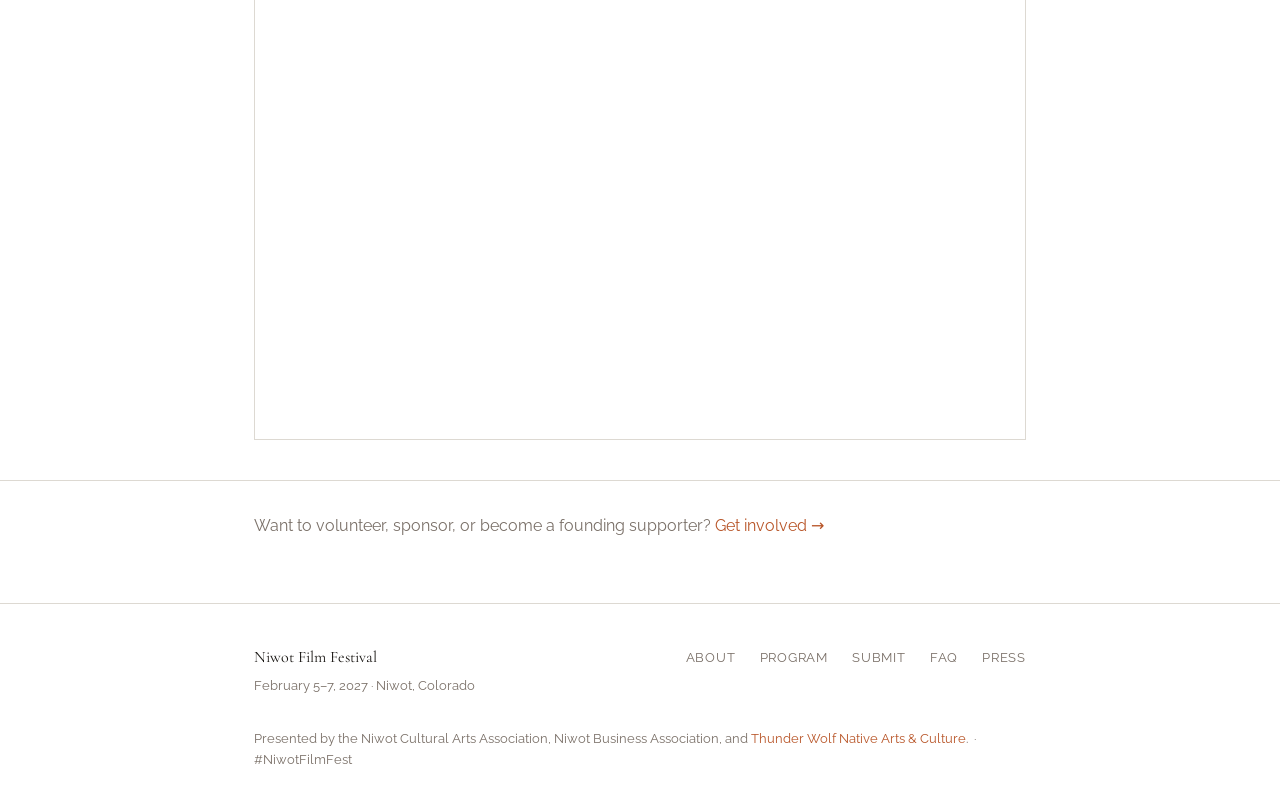
<file: submit.html>
<!DOCTYPE html>
<html lang="en">
<head>
  <meta charset="UTF-8">
  <meta name="viewport" content="width=device-width, initial-scale=1.0">
  <title>Submit — Niwot Film Festival</title>
  <meta name="description" content="Submit your film to the Niwot Film Festival — February 5–7, 2027 at Niwot Hall, Niwot, Colorado.">
  <meta property="og:title" content="Submit Your Film — Niwot Film Festival">
  <meta property="og:description" content="Free submissions, no premiere requirements. Open now for the February 5–7, 2027 festival at Niwot Hall.">
  <meta property="og:image" content="https://themyerman.github.io/niwot-film-fest/img/og-image.jpg">
  <meta property="og:url" content="https://themyerman.github.io/niwot-film-fest/submit.html">
  <meta property="og:type" content="website">
  <meta property="og:site_name" content="Niwot Film Festival">
  <meta name="twitter:card" content="summary_large_image">
  <link rel="preconnect" href="https://fonts.googleapis.com">
  <link rel="preconnect" href="https://fonts.gstatic.com" crossorigin>
  <link href="https://fonts.googleapis.com/css2?family=Cormorant+Garamond:ital,wght@0,600;0,700;1,400;1,600&family=Raleway:wght@400;500;600&display=swap" rel="stylesheet">
  <link rel="stylesheet" href="css/style.css">
  <!-- Google tag (gtag.js) -->
  <script async src="https://www.googletagmanager.com/gtag/js?id=G-EDT02HQK21"></script>
  <script>
    window.dataLayer = window.dataLayer || [];
    function gtag(){dataLayer.push(arguments);}
    gtag('js', new Date());
    gtag('config', 'G-EDT02HQK21');
  </script>
</head>
<body>

<nav>
  <div class="wrap">
    <a class="nav-brand" href="index.html"><img src="img/logo-nav.png" alt="" class="nav-logo">Niwot Film Festival</a>
    <button class="nav-toggle" aria-label="Open menu" aria-expanded="false"><span></span><span></span><span></span></button>
    <ul class="nav-links">
      <li><a href="about.html">About</a></li>
      <li><a href="program.html">Program</a></li>
      <li><a href="submit.html" class="active">Submit</a></li>
      <li><a href="faq.html">FAQ</a></li>
      <li><a href="involve.html">Get Involved</a></li>
    </ul>
  </div>
</nav>

<main>

  <div class="page-header">
    <div class="wrap">
      <p class="eyebrow">Submit Your Film</p>
      <h1>Show your work.</h1>
      <p>We're accepting submissions for consideration. No entry fee. No velvet rope. Just your film and a real audience in a real community.</p>
      <p style="margin-top:0.75rem;"><strong>Submission deadline: October 1, 2026.</strong></p>
    </div>
  </div>

  <section>
    <div class="wrap">
      <h2>Film submissions</h2>
      <div class="form-intro">
        <p>We accept features, documentaries, shorts, and experimental work. Student and youth film submissions must be 15 minutes or under and made by current middle or high school students. All non-English-language films must have English subtitles.</p>
      </div>

      <iframe src="https://docs.google.com/forms/d/e/1FAIpQLSf76Ta2kvQAYI9SzfUNuYzkLv1gm4XC8pRONWqxjn0fHRlR7g/viewform?embedded=true" width="100%" height="1400" frameborder="0" marginheight="0" marginwidth="0" style="border:1px solid var(--border);">Loading form…</iframe>

    </div>
  </section>

  <section>
    <div class="wrap">
      <p style="color:var(--muted);">Want to volunteer, sponsor, or become a founding supporter? <a href="involve.html">Get involved →</a></p>
    </div>
  </section>

</main>

<footer>
  <div class="wrap">
    <div class="footer-brand">
      Niwot Film Festival
      <span>February 5–7, 2027 · Niwot, Colorado</span>
    </div>
    <ul class="footer-links">
      <li><a href="about.html">About</a></li>
      <li><a href="program.html">Program</a></li>
      <li><a href="submit.html">Submit</a></li>
      <li><a href="faq.html">FAQ</a></li>
      <li><a href="press.html">Press</a></li>
    </ul>
    <p class="footer-copy">Presented by the Niwot Cultural Arts Association, Niwot Business Association, and <a href="https://www.thunderwolfnative.org">Thunder Wolf Native Arts &amp; Culture</a>. &nbsp;·&nbsp; #NiwotFilmFest</p>
  </div>
</footer>

<script src="js/nav.js"></script>
</body>
</html>
</file>
<file: css/style.css>
/* ── Niwot Film Festival ── */

:root {
  --bg:       #FFFFFF;
  --ink:      #1A1714;
  --accent:   #B85528;
  --muted:    #7A7068;
  --border:   #DDD9D2;
  --max:      820px;
  --font-h:   'Cormorant Garamond', Georgia, serif;
  --font-b:   'Raleway', system-ui, sans-serif;
}

*, *::before, *::after { box-sizing: border-box; margin: 0; padding: 0; }

html { scroll-behavior: smooth; }

body {
  background: var(--bg);
  color: var(--ink);
  font-family: var(--font-b);
  font-size: 1rem;
  line-height: 1.65;
}

img { display: block; max-width: 100%; }
a { color: var(--accent); text-decoration: none; }
a:hover { text-decoration: underline; }

/* ── Typography ── */

h1, h2, h3 { font-family: var(--font-h); line-height: 1.15; }

h1 { font-size: clamp(2.8rem, 7vw, 5.5rem); font-weight: 700; }
h2 { font-size: clamp(1.8rem, 4vw, 3rem); font-weight: 600; margin-bottom: .4rem; }
h3 { font-size: clamp(1.2rem, 2.5vw, 1.6rem); font-weight: 600; margin-bottom: .4rem; }

p { margin-bottom: .75rem; }
p:last-child { margin-bottom: 0; }

/* ── Layout ── */

.wrap {
  max-width: var(--max);
  margin: 0 auto;
  padding: 0 1.5rem;
}

section { padding: 2rem 0; }
section + section { border-top: 1px solid var(--border); }

/* ── Nav ── */

nav {
  padding: 1rem 0;
  position: sticky;
  top: 0;
  background: #fff;
  border-bottom: 1px solid var(--border);
  z-index: 10;
}

nav .wrap {
  display: flex;
  align-items: center;
  justify-content: space-between;
  gap: 1rem;
  flex-wrap: wrap;
}

.nav-brand {
  font-family: var(--font-h);
  font-size: 1.5rem;
  font-weight: 600;
  color: var(--ink);
  letter-spacing: .02em;
  display: flex;
  align-items: center;
  gap: .4rem;
}
.nav-brand:hover { text-decoration: none; color: var(--ink); }

.nav-logo {
  height: 60px;
  width: auto;
}

.hero-wrap {
  display: flex;
  align-items: center;
  gap: 3rem;
}

.hero-text { flex: 1; }

.hero-logo {
  width: 220px;
  flex-shrink: 0;
}

@media (max-width: 600px) {
  .hero-wrap { flex-direction: column; gap: 1.5rem; }
  .hero-logo { width: 140px; }
}

.nav-links {
  display: flex;
  gap: .25rem;
  list-style: none;
  flex-wrap: wrap;
}

.nav-links a {
  color: var(--muted);
  font-size: .8125rem;
  letter-spacing: .06em;
  text-transform: uppercase;
  font-weight: 600;
  padding: .4rem .75rem;
  border-radius: 6px;
  background: var(--border);
  transition: color .15s, background .15s;
}
.nav-links a:hover { color: var(--ink); background: #ccc8c1; text-decoration: none; }
.nav-links a.active { color: #fff; background: var(--accent); text-decoration: none; }

.nav-toggle {
  display: none;
  flex-direction: column;
  justify-content: center;
  gap: 5px;
  background: none;
  border: none;
  cursor: pointer;
  padding: 4px;
}

.nav-toggle span {
  display: block;
  width: 22px;
  height: 2px;
  background: #fff;
  transition: transform .2s, opacity .2s;
}

@media (max-width: 720px) {
  .nav-toggle { display: flex; }

  .nav-links {
    display: none;
    width: 100%;
    flex-direction: column;
    gap: 0;
    border-top: 1px solid var(--border);
    margin-top: .75rem;
    padding-top: .75rem;
  }

  .nav-links.open { display: flex; }

  .nav-links li { width: 100%; }

  .nav-links a {
    display: block;
    padding: .6rem .25rem;
    font-size: .9375rem;
    border-radius: 0;
    background: none;
    color: var(--ink);
  }
  .nav-links a:hover { color: var(--accent); background: none; }
  .nav-links a.active { color: var(--accent); background: none; }

  .nav-toggle[aria-expanded="true"] span:nth-child(1) { transform: translateY(7px) rotate(45deg); }
  .nav-toggle[aria-expanded="true"] span:nth-child(2) { opacity: 0; }
  .nav-toggle[aria-expanded="true"] span:nth-child(3) { transform: translateY(-7px) rotate(-45deg); }
}

/* ── Hero ── */

.hero {
  padding: 2.5rem 0 2rem;
  border-bottom: 1px solid var(--border);
}

.hero-eyebrow {
  font-size: .8rem;
  letter-spacing: .14em;
  text-transform: uppercase;
  color: var(--accent);
  margin-bottom: .5rem;
}

.hero h1 { margin-bottom: .75rem; }

.hero-sub {
  font-size: clamp(1rem, 2vw, 1.2rem);
  color: var(--muted);
  margin-bottom: 1.5rem;
}

.btn-group { display: flex; gap: 1rem; flex-wrap: wrap; }

.btn {
  display: inline-block;
  padding: .75rem 1.75rem;
  font-size: .875rem;
  letter-spacing: .06em;
  text-transform: uppercase;
  border: 1.5px solid var(--ink);
  color: var(--ink);
  transition: background .15s, color .15s;
}
.btn:hover { background: var(--ink); color: var(--bg); text-decoration: none; }

.btn-fill {
  background: var(--accent);
  border-color: var(--accent);
  color: #fff;
}
.btn-fill:hover { background: var(--ink); border-color: var(--ink); color: #fff; }

/* ── Pillars ── */

.pillars {
  display: grid;
  grid-template-columns: repeat(auto-fit, minmax(240px, 1fr));
  gap: 1.25rem;
  margin-top: .75rem;
}

.pillar-label {
  font-size: .75rem;
  letter-spacing: .12em;
  text-transform: uppercase;
  color: var(--accent);
  margin-bottom: .5rem;
}

/* ── Cards ── */

.cards {
  display: grid;
  grid-template-columns: repeat(auto-fit, minmax(260px, 1fr));
  gap: 1.5rem;
  margin-top: 2rem;
}

.card {
  border: 1px solid var(--border);
  padding: 2rem;
}

.card-date {
  font-size: .75rem;
  letter-spacing: .12em;
  text-transform: uppercase;
  color: var(--accent);
  margin-bottom: .5rem;
}

.card h3 { margin-bottom: .75rem; }

.card p { color: var(--muted); font-size: .9375rem; }

/* ── Tracks ── */

.track {
  padding: 2rem 0;
  border-bottom: 1px solid var(--border);
  display: grid;
  grid-template-columns: 1fr 2fr;
  gap: 2rem;
}
.track:last-child { border-bottom: none; }

.track-label {
  font-size: .75rem;
  letter-spacing: .12em;
  text-transform: uppercase;
  color: var(--accent);
  margin-bottom: .25rem;
}

@media (max-width: 600px) {
  .track { grid-template-columns: 1fr; gap: 1rem; }
}

/* ── Schedule ── */

.day { margin-bottom: 3.5rem; }
.day:last-child { margin-bottom: 0; }

.day-header {
  border-bottom: 2px solid var(--ink);
  padding-bottom: .75rem;
  margin-bottom: 1.5rem;
}

.day-header h3 { font-family: var(--font-h); font-size: 1.3rem; }
.day-header p { color: var(--muted); font-size: .875rem; margin: .25rem 0 0; }

.event {
  display: grid;
  grid-template-columns: 100px 1fr;
  gap: 1rem 2rem;
  padding: 1.25rem 0;
  border-bottom: 1px solid var(--border);
}
.event:last-child { border-bottom: none; }

.event-time {
  font-size: .8125rem;
  color: var(--muted);
  letter-spacing: .04em;
  padding-top: .15rem;
}

.event-title {
  font-family: var(--font-h);
  font-size: 1rem;
  margin-bottom: .25rem;
}

.event-desc { font-size: .875rem; color: var(--muted); margin-bottom: .25rem; }
.event-venue { font-size: .8125rem; color: var(--muted); font-style: italic; }

@media (max-width: 520px) {
  .event { grid-template-columns: 1fr; gap: .25rem; }
  .event-time { color: var(--accent); }
}

/* ── Venues ── */

.venue-list {
  list-style: none;
  display: grid;
  grid-template-columns: repeat(auto-fit, minmax(200px, 1fr));
  gap: 1rem;
  margin-top: 1.5rem;
}

.venue-list li {
  border: 1px solid var(--border);
  padding: 1.25rem 1.5rem;
  font-size: .9375rem;
}

.venue-list strong { display: block; font-family: var(--font-h); }
.venue-list span { font-size: .8125rem; color: var(--muted); }

/* ── Submit page ── */

.form-intro { max-width: 60ch; margin-bottom: 2.5rem; }

.form-placeholder {
  border: 2px dashed var(--border);
  padding: 4rem 2rem;
  text-align: center;
  color: var(--muted);
  font-size: .9375rem;
  margin-bottom: 3rem;
}

.form-placeholder p { margin-bottom: .5rem; }

.involve-grid {
  display: grid;
  grid-template-columns: repeat(auto-fit, minmax(260px, 1fr));
  gap: 2rem;
  margin-top: 2rem;
}

.involve-block h3 { margin-bottom: .75rem; }
.involve-block p { font-size: .9375rem; color: var(--muted); }

/* ── Page header (inner pages) ── */

.page-header {
  padding: 2rem 0 1.5rem;
  border-bottom: 1px solid var(--border);
}

.page-header .eyebrow {
  font-size: .75rem;
  letter-spacing: .14em;
  text-transform: uppercase;
  color: var(--accent);
  margin-bottom: .4rem;
}

.page-header p {
  font-size: 1.1rem;
  color: var(--muted);
  margin-top: .75rem;
}

/* ── About ── */

.about-body { max-width: 100%; }
.about-body h2 { margin-top: 1.5rem; margin-bottom: .4rem; }
.about-body h2:first-child { margin-top: 0; }

.pull-quote {
  border-left: 3px solid var(--accent);
  margin: 2rem 0;
  padding: 1rem 1.5rem;
  font-family: var(--font-h);
  font-size: 1.2rem;
  line-height: 1.4;
  color: var(--ink);
}

/* ── Footer ── */

footer {
  border-top: 1px solid var(--border);
  padding: 2.5rem 0;
  margin-top: 2rem;
}

footer .wrap {
  display: flex;
  justify-content: space-between;
  align-items: flex-start;
  flex-wrap: wrap;
  gap: 1.5rem;
}

.footer-brand {
  font-family: var(--font-h);
  font-size: 1rem;
  color: var(--ink);
}

.footer-brand span {
  display: block;
  font-family: var(--font-b);
  font-size: .8125rem;
  color: var(--muted);
  margin-top: .25rem;
}

.footer-links {
  list-style: none;
  display: flex;
  gap: 1.5rem;
  flex-wrap: wrap;
}

.footer-links a {
  font-size: .8125rem;
  color: var(--muted);
  letter-spacing: .06em;
  text-transform: uppercase;
}
.footer-links a:hover { color: var(--accent); text-decoration: none; }

.footer-copy {
  font-size: .8rem;
  color: var(--muted);
  width: 100%;
  margin-top: .5rem;
}

/* ── FAQ ── */

.faq { margin-top: 1rem; }

.faq-item {
  border-bottom: 1px solid var(--border);
  padding: 1.25rem 0;
}
.faq-item:first-child { border-top: 1px solid var(--border); }

.faq-item h3 {
  font-size: clamp(1rem, 2vw, 1.2rem);
  font-weight: 600;
  margin-bottom: .4rem;
}

.faq-item p { color: var(--muted); margin-bottom: 0; }

/* ── Press ── */

.press-facts {
  list-style: none;
  margin: .75rem 0 1.5rem;
  display: grid;
  gap: .4rem;
}

.press-facts li { font-size: .9375rem; color: var(--muted); }
.press-facts li strong { color: var(--ink); }

/* ── Images ── */

.img-banner {
  width: 100%;
  max-height: 540px;
  object-fit: cover;
  object-position: center;
  display: block;
}

.img-float {
  float: right;
  width: 260px;
  margin: 0 0 1rem 2rem;
}

.pronunciation {
  font-size: .875em;
  color: var(--muted);
}

.img-section {
  width: 100%;
  margin-top: 2rem;
  display: block;
}

.pull-quote { clear: right; }

@media (max-width: 600px) {
  .img-float { float: none; width: 100%; margin: 1rem 0; }
}
</file>
